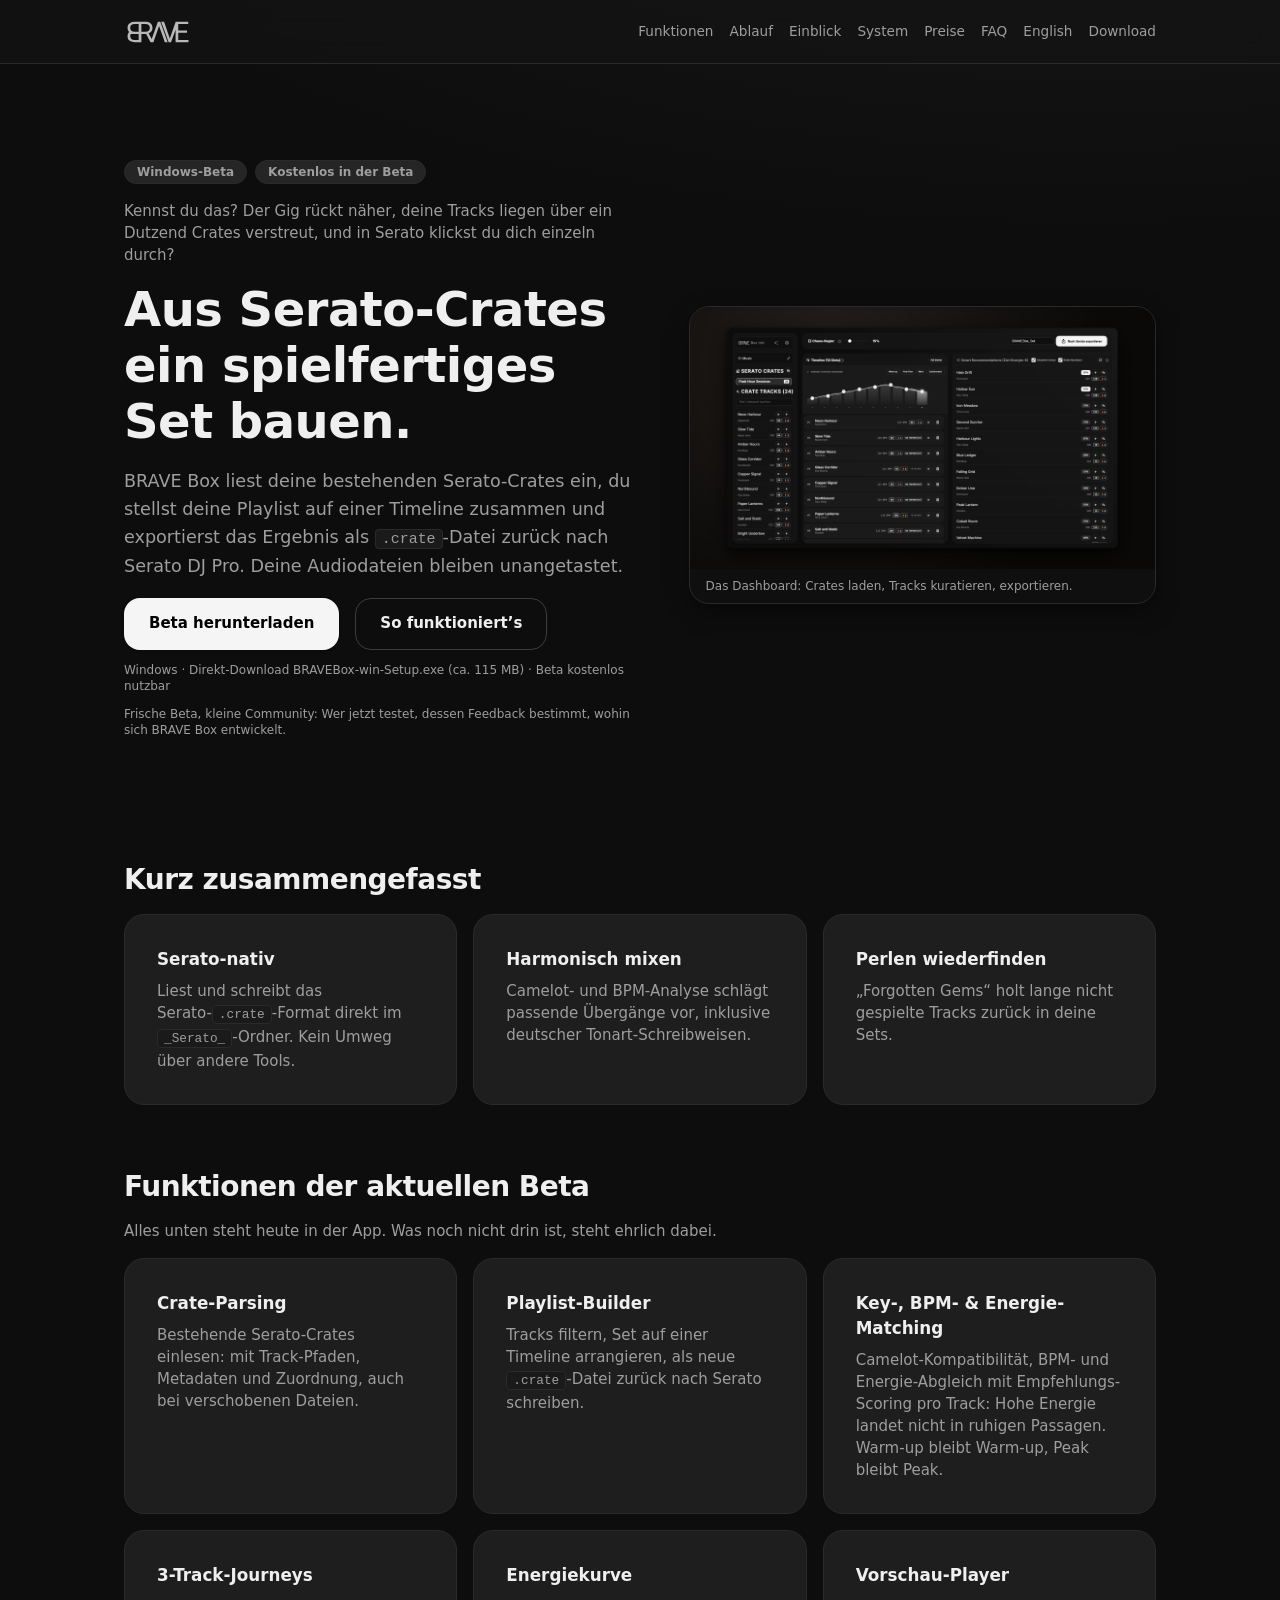
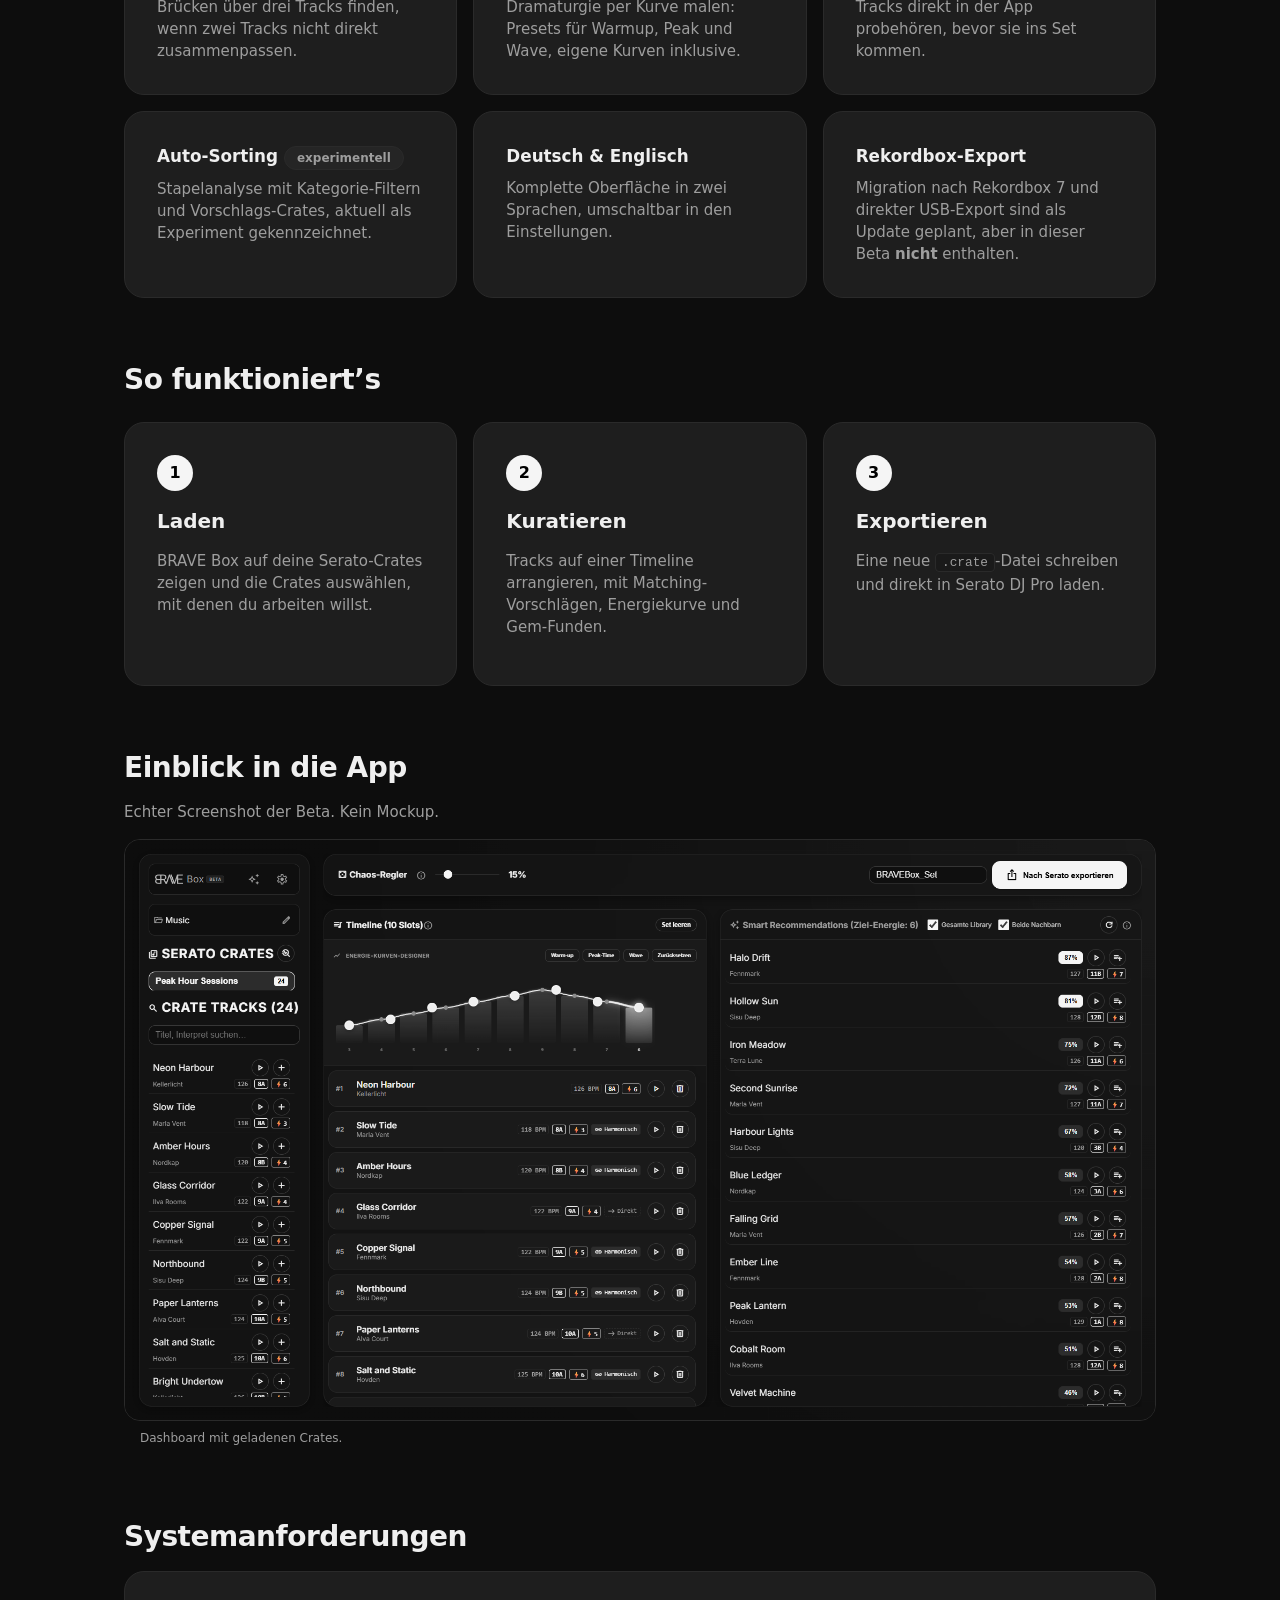
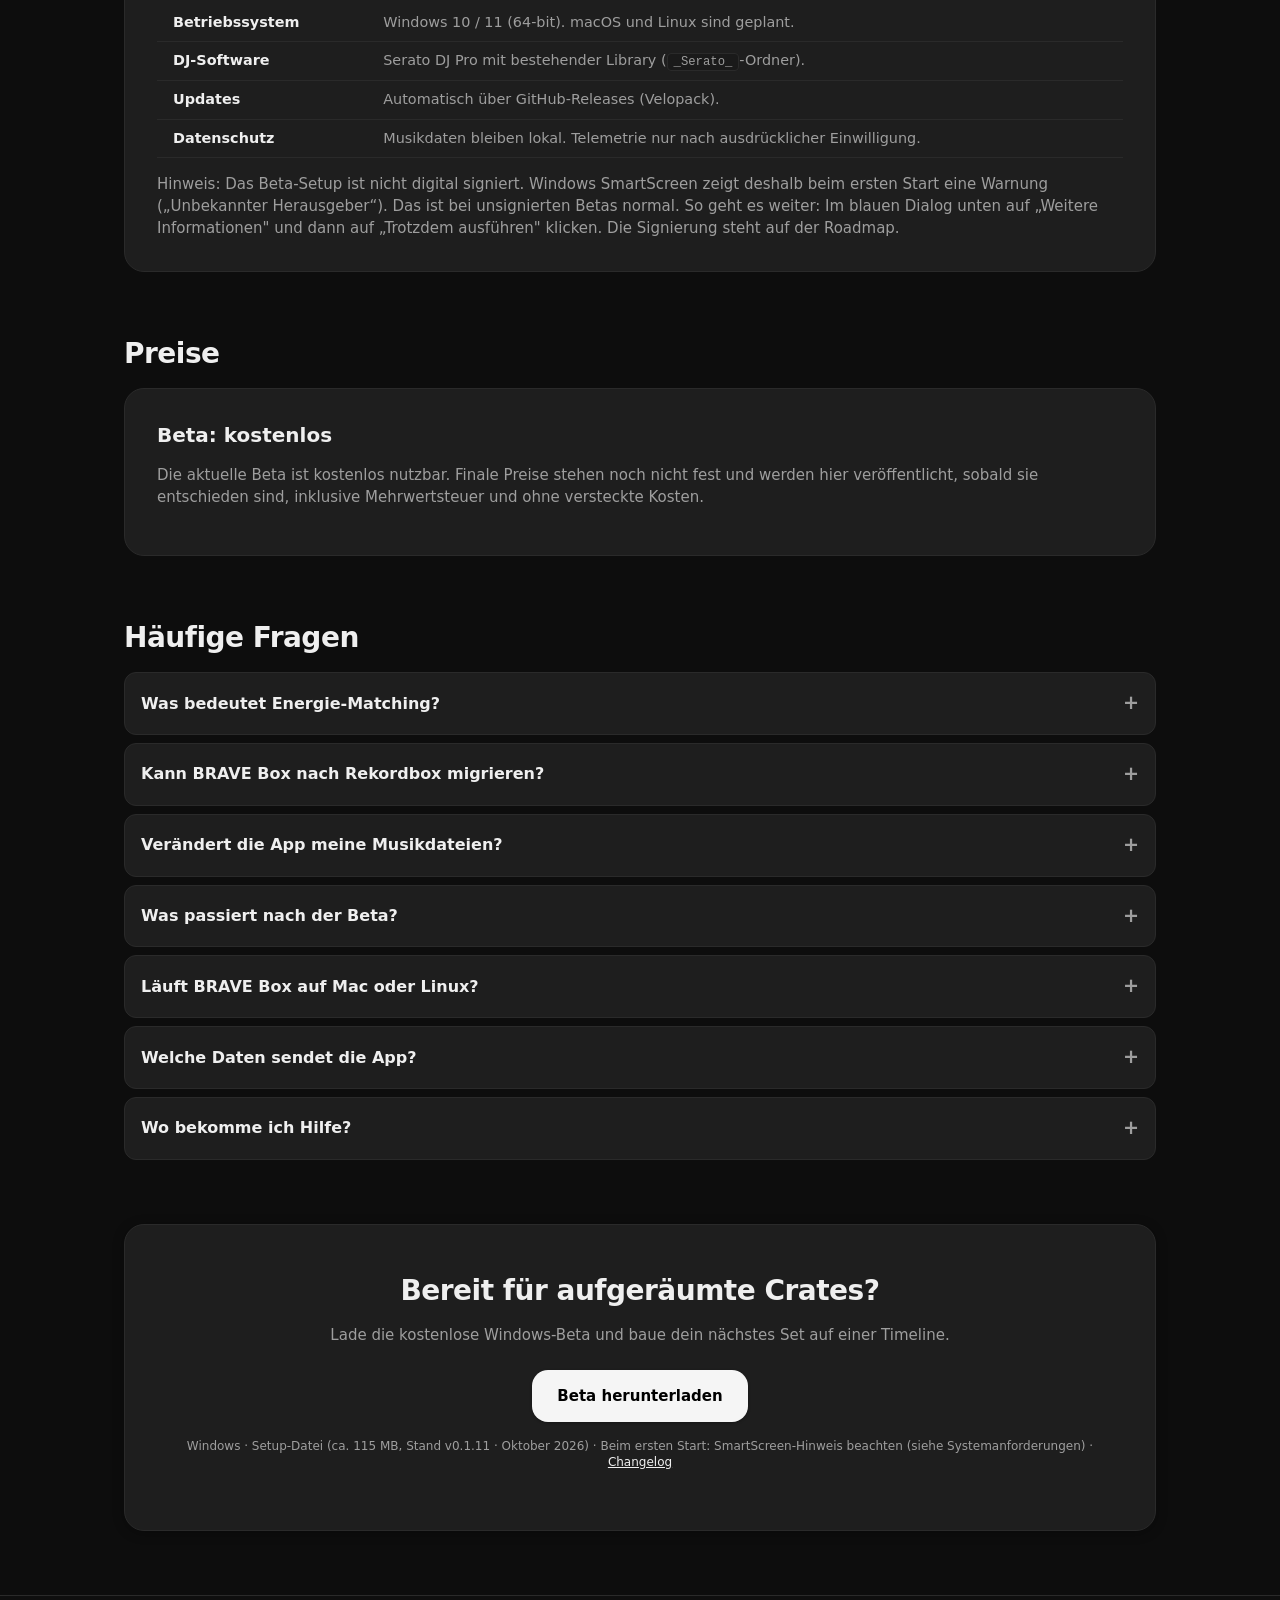
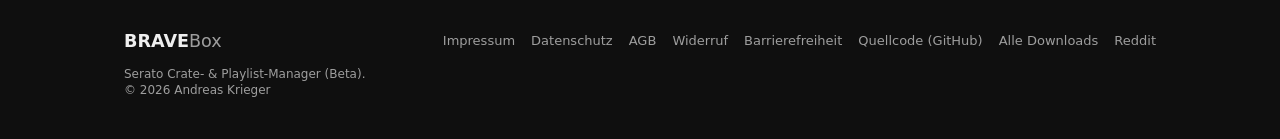
<file: index.html>
<!DOCTYPE html>
<html lang="de">
<head>
  <meta charset="utf-8">
  <meta name="viewport" content="width=device-width, initial-scale=1">
  <title>BRAVE Box — Serato-Crates einlesen, Set bauen, .crate exportieren (Beta)</title>
  <meta name="description" content="BRAVE Box ist ein Desktop-Tool für Serato DJ Pro: Crates einlesen, Playlist auf einer Timeline zusammenstellen und als .crate-Datei zurück nach Serato exportieren. Windows-Beta, kostenlos.">
  <meta http-equiv="Content-Security-Policy" content="default-src 'self'; img-src 'self'; style-src 'self'; script-src 'self'">
  <meta property="og:title" content="BRAVE Box — Serato Crate- &amp; Playlist-Manager (Beta)">
  <meta property="og:description" content="Serato-Crates laden, Set auf einer Timeline bauen, eine .crate-Datei zurück nach Serato exportieren. Windows-Beta, kostenlos.">
  <meta property="og:type" content="website">
  <meta property="og:image" content="https://andreaskrieger.github.io/bravebox-website/assets/screenshots/00-hero.png">
  <meta name="twitter:card" content="summary_large_image">
  <link rel="alternate" hreflang="en" href="./en/index.html">
  <link rel="canonical" href="https://andreaskrieger.github.io/bravebox-website/">
  <link rel="icon" type="image/png" sizes="32x32" href="./assets/favicon-32.png">
  <link rel="icon" type="image/x-icon" href="./assets/favicon.ico">
  <link rel="apple-touch-icon" href="./assets/favicon-180.png">
  <link rel="stylesheet" href="./styles.css">
</head>
<body class="app-surface">
<header class="top-app-bar">
  <div class="top-app-bar-inner">
    <a class="brand" href="./index.html" aria-label="BRAVE Box Startseite">
      <img src="./assets/logo.svg" alt="BRAVE Box Logo" width="120" height="46">
    </a>
    <button class="nav-toggle" aria-expanded="false" aria-label="Navigation öffnen">Menü</button>
    <nav class="nav-links" aria-label="Hauptnavigation">
      <a href="#features">Funktionen</a>
      <a href="#ablauf">Ablauf</a>
      <a href="#screenshots">Einblick</a>
      <a href="#system">System</a>
      <a href="#preise">Preise</a>
      <a href="#faq">FAQ</a>
      <a href="./en/index.html">English</a>
      <a href="https://github.com/AndreasKrieger/BraveBox-Releases/releases/latest/download/BRAVEBox-win-Setup.exe">Download</a>
    </nav>
  </div>
</header>

<main class="page">
  <section class="hero" aria-labelledby="hero-title">
    <div>
      <div class="chip-row">
        <span class="m3-chip">Windows-Beta</span>
        <span class="m3-chip">Kostenlos in der Beta</span>
      </div>
      <p class="text-body">Kennst du das? Der Gig rückt näher, deine Tracks liegen über ein Dutzend Crates verstreut, und in Serato klickst du dich einzeln durch?</p>
      <h1 class="text-display" id="hero-title">Aus Serato-Crates ein spielfertiges Set bauen.</h1>
      <p class="lead">BRAVE Box liest deine bestehenden Serato-Crates ein, du stellst deine Playlist auf einer Timeline zusammen und exportierst das Ergebnis als <code>.crate</code>-Datei zurück nach Serato DJ Pro. Deine Audiodateien bleiben unangetastet.</p>
      <div class="button-row">
        <a class="m3-button filled" href="https://github.com/AndreasKrieger/BraveBox-Releases/releases/latest/download/BRAVEBox-win-Setup.exe">Beta herunterladen</a>
        <a class="m3-button outlined" href="#ablauf">So funktioniert’s</a>
      </div>
      <p class="text-caption">Windows · Direkt-Download BRAVEBox-win-Setup.exe (ca. 115 MB) · Beta kostenlos nutzbar</p>
      <p class="text-caption">Frische Beta, kleine Community: Wer jetzt testet, dessen Feedback bestimmt, wohin sich BRAVE Box entwickelt.</p>
    </div>
    <figure class="hero-shot figure-plain">
      <img src="./assets/screenshots/00-hero.png" alt="BRAVE Box Dashboard: Serato-Crates laden und Playlist zusammenstellen" width="1280" height="720">
      <figcaption class="shot-caption">Das Dashboard: Crates laden, Tracks kuratieren, exportieren.</figcaption>
    </figure>
  </section>

  <section aria-labelledby="fakten-title">
    <h2 class="text-headline" id="fakten-title">Kurz zusammengefasst</h2>
    <div class="card-grid mt-md">
      <div class="m3-card"><h3>Serato-nativ</h3><p class="text-body">Liest und schreibt das Serato-<code>.crate</code>-Format direkt im <code>_Serato_</code>-Ordner. Kein Umweg über andere Tools.</p></div>
      <div class="m3-card"><h3>Harmonisch mixen</h3><p class="text-body">Camelot- und BPM-Analyse schlägt passende Übergänge vor, inklusive deutscher Tonart-Schreibweisen.</p></div>
      <div class="m3-card"><h3>Perlen wiederfinden</h3><p class="text-body">„Forgotten Gems“ holt lange nicht gespielte Tracks zurück in deine Sets.</p></div>
    </div>
  </section>

  <section id="features" aria-labelledby="features-title">
    <h2 class="text-headline" id="features-title">Funktionen der aktuellen Beta</h2>
    <p class="text-body">Alles unten steht heute in der App. Was noch nicht drin ist, steht ehrlich dabei.</p>
    <div class="card-grid mt-md">
      <div class="m3-card"><h3>Crate-Parsing</h3><p class="text-body">Bestehende Serato-Crates einlesen: mit Track-Pfaden, Metadaten und Zuordnung, auch bei verschobenen Dateien.</p></div>
      <div class="m3-card"><h3>Playlist-Builder</h3><p class="text-body">Tracks filtern, Set auf einer Timeline arrangieren, als neue <code>.crate</code>-Datei zurück nach Serato schreiben.</p></div>
      <div class="m3-card"><h3>Key-, BPM- &amp; Energie-Matching</h3><p class="text-body">Camelot-Kompatibilität, BPM- und Energie-Abgleich mit Empfehlungs-Scoring pro Track: Hohe Energie landet nicht in ruhigen Passagen. Warm-up bleibt Warm-up, Peak bleibt Peak.</p></div>
      <div class="m3-card"><h3>3-Track-Journeys</h3><p class="text-body">Brücken über drei Tracks finden, wenn zwei Tracks nicht direkt zusammenpassen.</p></div>
      <div class="m3-card"><h3>Energiekurve</h3><p class="text-body">Dramaturgie per Kurve malen: Presets für Warmup, Peak und Wave, eigene Kurven inklusive.</p></div>
      <div class="m3-card"><h3>Vorschau-Player</h3><p class="text-body">Tracks direkt in der App probehören, bevor sie ins Set kommen.</p></div>
      <div class="m3-card"><h3>Auto-Sorting <span class="m3-chip">experimentell</span></h3><p class="text-body">Stapelanalyse mit Kategorie-Filtern und Vorschlags-Crates, aktuell als Experiment gekennzeichnet.</p></div>
      <div class="m3-card"><h3>Deutsch &amp; Englisch</h3><p class="text-body">Komplette Oberfläche in zwei Sprachen, umschaltbar in den Einstellungen.</p></div>
      <div class="m3-card"><h3>Rekordbox-Export</h3><p class="text-body">Migration nach Rekordbox 7 und direkter USB-Export sind als Update geplant, aber in dieser Beta <strong>nicht</strong> enthalten.</p></div>
    </div>
  </section>

  <section id="ablauf" aria-labelledby="ablauf-title">
    <h2 class="text-headline" id="ablauf-title">So funktioniert’s</h2>
    <ol class="steps">
      <li><span class="step-no">1</span><h3 class="text-title">Laden</h3><p class="text-body">BRAVE Box auf deine Serato-Crates zeigen und die Crates auswählen, mit denen du arbeiten willst.</p></li>
      <li><span class="step-no">2</span><h3 class="text-title">Kuratieren</h3><p class="text-body">Tracks auf einer Timeline arrangieren, mit Matching-Vorschlägen, Energiekurve und Gem-Funden.</p></li>
      <li><span class="step-no">3</span><h3 class="text-title">Exportieren</h3><p class="text-body">Eine neue <code>.crate</code>-Datei schreiben und direkt in Serato DJ Pro laden.</p></li>
    </ol>
  </section>

  <section id="screenshots" aria-labelledby="screenshots-title">
    <h2 class="text-headline" id="screenshots-title">Einblick in die App</h2>
    <p class="text-body">Echter Screenshot der Beta. Kein Mockup.</p>
    <div class="gallery mt-md">
      <figure>
        <img src="./assets/screenshots/01-dashboard.png" alt="BRAVE Box Dashboard mit geladenen Serato-Crates" loading="lazy">
        <figcaption class="shot-caption">Dashboard mit geladenen Crates.</figcaption>
      </figure>
    </div>
  </section>

  <section id="system" aria-labelledby="system-title">
    <h2 class="text-headline" id="system-title">Systemanforderungen</h2>
    <div class="m3-card mt-md">
      <table class="fact-table">
        <tr><th>Betriebssystem</th><td>Windows 10 / 11 (64-bit). macOS und Linux sind geplant.</td></tr>
        <tr><th>DJ-Software</th><td>Serato DJ Pro mit bestehender Library (<code>_Serato_</code>-Ordner).</td></tr>
        <tr><th>Updates</th><td>Automatisch über GitHub-Releases (Velopack).</td></tr>
        <tr><th>Datenschutz</th><td>Musikdaten bleiben lokal. Telemetrie nur nach ausdrücklicher Einwilligung.</td></tr>
      </table>
      <p class="text-body mb-0">Hinweis: Das Beta-Setup ist nicht digital signiert. Windows SmartScreen zeigt deshalb beim ersten Start eine Warnung („Unbekannter Herausgeber“). Das ist bei unsignierten Betas normal. So geht es weiter: Im blauen Dialog unten auf „Weitere Informationen" und dann auf „Trotzdem ausführen" klicken. Die Signierung steht auf der Roadmap.</p>
    </div>
  </section>

  <section id="preise" aria-labelledby="preise-title">
    <h2 class="text-headline" id="preise-title">Preise</h2>
    <div class="m3-card mt-md">
      <h3 class="text-title">Beta: kostenlos</h3>
      <p class="text-body">Die aktuelle Beta ist kostenlos nutzbar. Finale Preise stehen noch nicht fest und werden hier veröffentlicht, sobald sie entschieden sind, inklusive Mehrwertsteuer und ohne versteckte Kosten.</p>
    </div>
  </section>

  <section id="faq" class="faq" aria-labelledby="faq-title">
    <h2 class="text-headline" id="faq-title">Häufige Fragen</h2>
    <div class="mt-md">
      <details><summary>Was bedeutet Energie-Matching?</summary><div class="answer"><p>BRAVE Box bewertet die Energie jedes Tracks. Empfehlungen bevorzugen Tracks, deren Energie zum bisherigen Set-Verlauf passt, gesteuert über deine Energiekurve. So rutscht kein Peak in den Warm-up und kein Ausklang in den Höhepunkt.</p></div></details>
      <details><summary>Kann BRAVE Box nach Rekordbox migrieren?</summary><div class="answer"><p>Noch nicht. Rekordbox-7-Migration und direkter USB-Export für CDJ/XDJ sind als Update geplant, aber ohne Termin. Die Beta verarbeitet ausschließlich Serato-Crates.</p></div></details>
      <details><summary>Verändert die App meine Musikdateien?</summary><div class="answer"><p>Nein. BRAVE Box liest Crate-Dateien und Metadaten und schreibt neue <code>.crate</code>-Dateien. Audiodateien werden nicht verändert. Trotzdem gilt wie immer vor einem Gig: Backup deiner Library machen.</p></div></details>
      <details><summary>Was passiert nach der Beta?</summary><div class="answer"><p>Die Beta ist kostenlos. Finale Preise sind noch nicht entschieden. Updates kommen automatisch über GitHub-Releases.</p></div></details>
      <details><summary>Läuft BRAVE Box auf Mac oder Linux?</summary><div class="answer"><p>Aktuell nur Windows 10/11. macOS- und Linux-Support sind geplant.</p></div></details>
      <details><summary>Welche Daten sendet die App?</summary><div class="answer"><p>Standardmäßig keine. Nutzungs- und Fehlerdaten (Telemetrie) werden nur nach deiner ausdrücklichen Einwilligung beim ersten Start übertragen und lassen sich jederzeit in den Einstellungen widerrufen. Details stehen in der <a href="./datenschutz.html">Datenschutzerklärung</a>.</p></div></details>
      <details><summary>Wo bekomme ich Hilfe?</summary><div class="answer"><p>Per E-Mail an <a href="mailto:andreaskrieger.software@gmail.com">andreaskrieger.software@gmail.com</a>, über <a href="https://github.com/AndreasKrieger/DJBox/issues">GitHub-Issues</a> oder in der Community auf <a href="https://www.reddit.com/r/BRAVEBOX/">r/BRAVEBOX</a>. Bitte OS, BRAVE-Box-Version und Serato-Version angeben.</p></div></details>
    </div>
  </section>

  <section aria-labelledby="dl-title">
    <div class="m3-card elevated dl-box">
      <h2 class="text-headline" id="dl-title">Bereit für aufgeräumte Crates?</h2>
      <p class="text-body">Lade die kostenlose Windows-Beta und baue dein nächstes Set auf einer Timeline.</p>
      <div class="button-row">
        <a class="m3-button filled" href="https://github.com/AndreasKrieger/BraveBox-Releases/releases/latest/download/BRAVEBox-win-Setup.exe">Beta herunterladen</a>
      </div>
      <p class="text-caption">Windows · Setup-Datei (ca. 115 MB, Stand v0.1.11 · Oktober 2026) · Beim ersten Start: SmartScreen-Hinweis beachten (siehe Systemanforderungen) · <a href="https://github.com/AndreasKrieger/BraveBox-Releases/releases/latest">Changelog</a></p>
    </div>
  </section>
</main>

<footer>
  <div class="footer-inner">
    <div>
      <span class="brand-wordmark">BRAVE<span class="box">Box</span></span>
      <p class="text-caption">Serato Crate- &amp; Playlist-Manager (Beta).<br>© <span data-year>2026</span> Andreas Krieger</p>
    </div>
    <ul class="footer-links">
      <li><a href="./impressum.html">Impressum</a></li>
      <li><a href="./datenschutz.html">Datenschutz</a></li>
      <li><a href="./agb.html">AGB</a></li>
      <li><a href="./widerruf.html">Widerruf</a></li>
      <li><a href="./barrierefreiheit.html">Barrierefreiheit</a></li>
      <li><a href="https://github.com/AndreasKrieger/DJBox">Quellcode (GitHub)</a></li>
      <li><a href="https://github.com/AndreasKrieger/BraveBox-Releases/releases/latest">Alle Downloads</a></li>
      <li><a href="https://www.reddit.com/r/BRAVEBOX/">Reddit</a></li>
    </ul>
  </div>
</footer>
<script src="./app.js"></script>
</body>
</html>
</file>
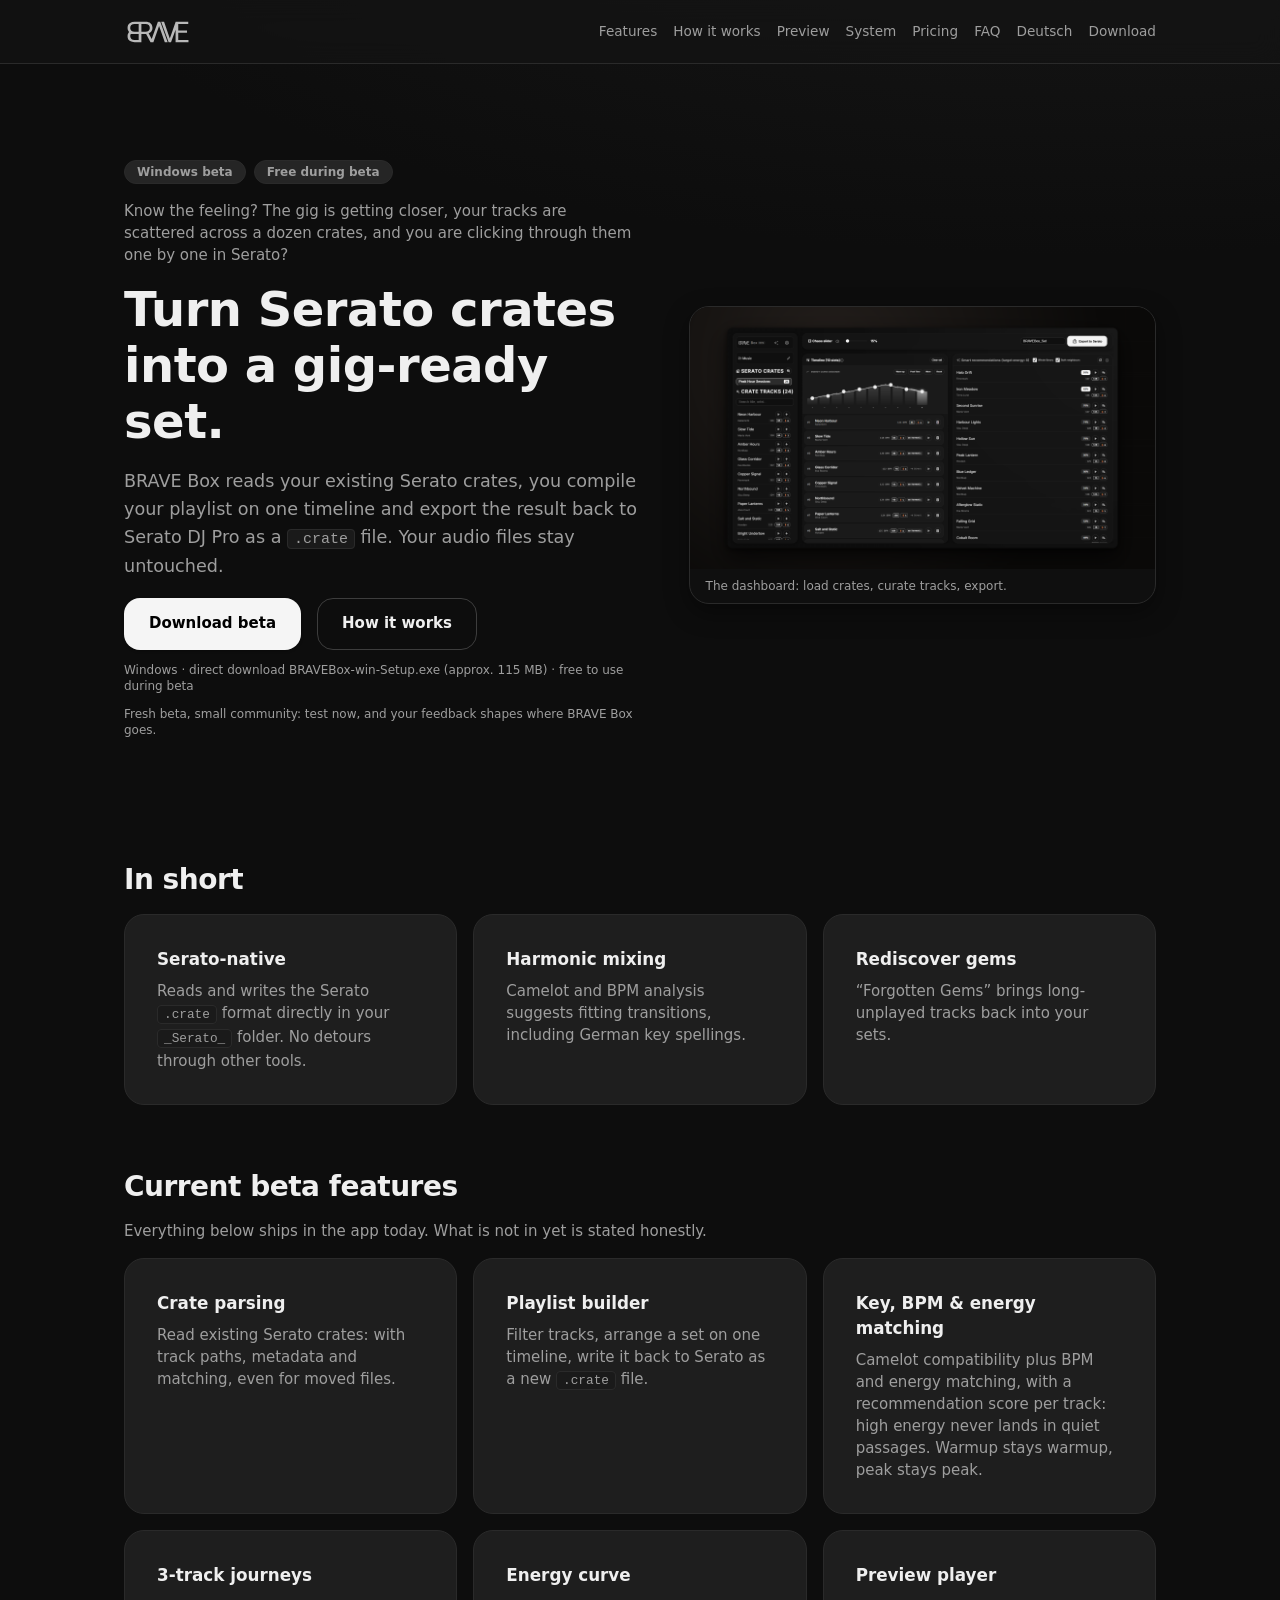
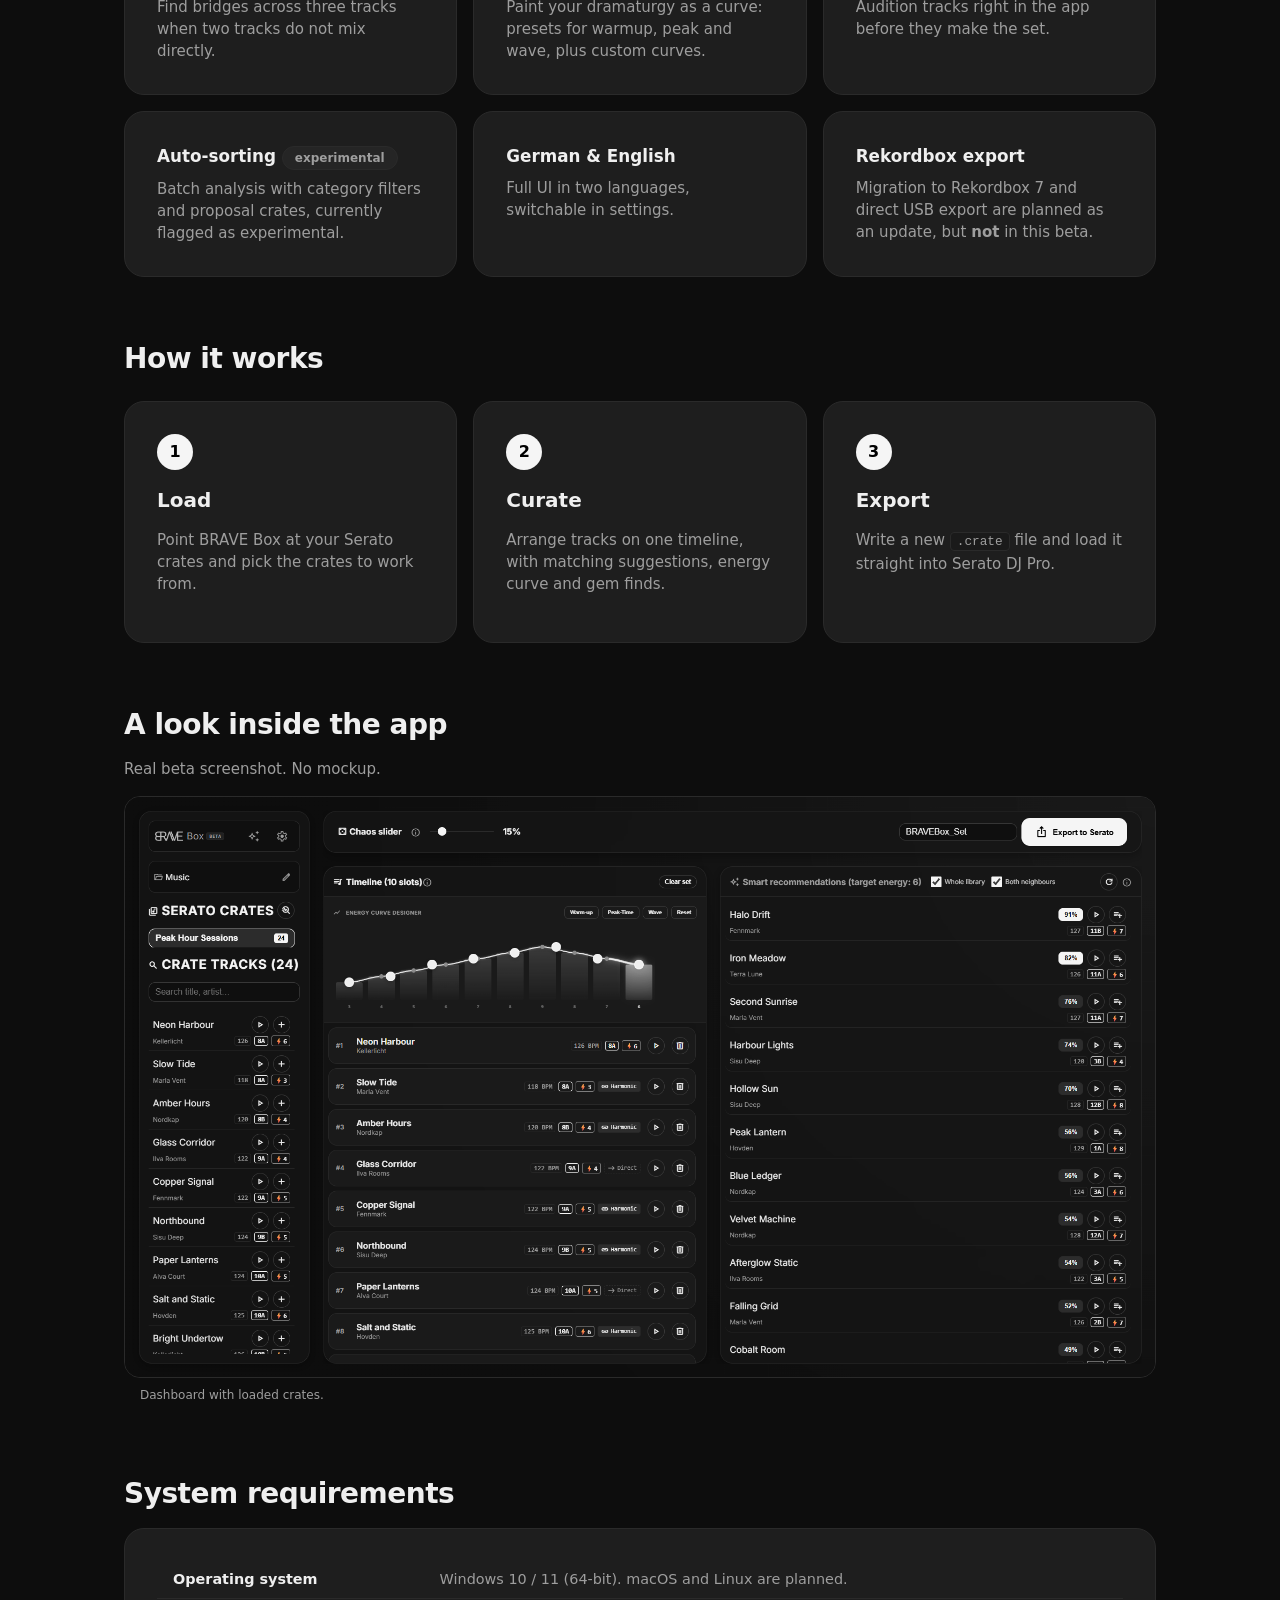
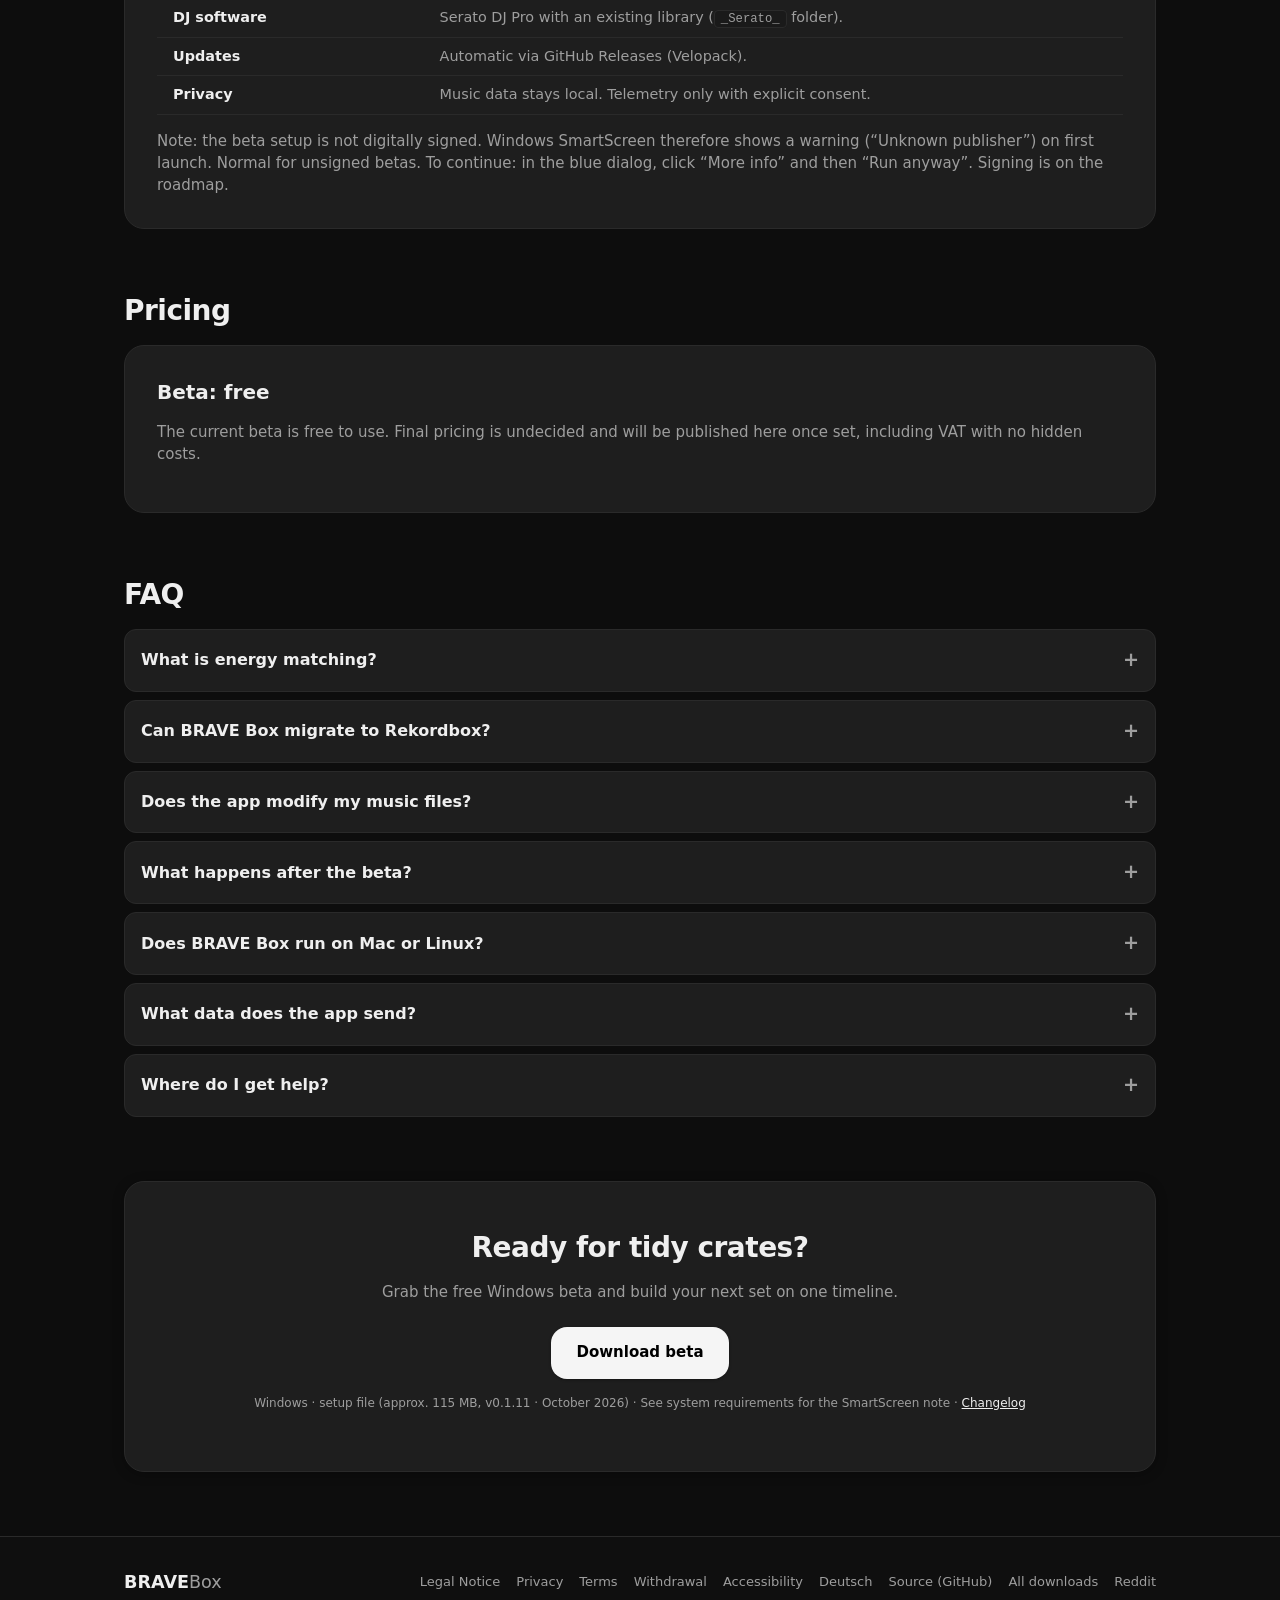
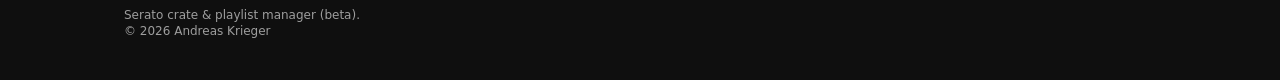
<file: en/index.html>
<!DOCTYPE html>
<html lang="en">
<head>
  <meta charset="utf-8">
  <meta name="viewport" content="width=device-width, initial-scale=1">
  <title>BRAVE Box — Read Serato crates, build a set, export .crate (Beta)</title>
  <meta name="description" content="BRAVE Box is a desktop tool for Serato DJ Pro: read your crates, compile a playlist on one timeline and export it back to Serato as a .crate file. Windows beta, free.">
  <meta http-equiv="Content-Security-Policy" content="default-src 'self'; img-src 'self'; style-src 'self'; script-src 'self'">
  <meta property="og:title" content="BRAVE Box — Serato crate &amp; playlist manager (beta)">
  <meta property="og:description" content="Load Serato crates, build a set on one timeline, export one .crate file back to Serato. Windows beta, free.">
  <meta property="og:type" content="website">
  <meta property="og:image" content="https://andreaskrieger.github.io/bravebox-website/assets/screenshots/en-00-hero.png">
  <meta name="twitter:card" content="summary_large_image">
  <link rel="alternate" hreflang="de" href="../index.html">
  <link rel="canonical" href="https://andreaskrieger.github.io/bravebox-website/en/">
  <link rel="icon" type="image/png" sizes="32x32" href="../assets/favicon-32.png">
  <link rel="icon" type="image/x-icon" href="../assets/favicon.ico">
  <link rel="apple-touch-icon" href="../assets/favicon-180.png">
  <link rel="stylesheet" href="../styles.css">
</head>
<body class="app-surface">
<header class="top-app-bar">
  <div class="top-app-bar-inner">
    <a class="brand" href="./index.html" aria-label="BRAVE Box home">
      <img src="../assets/logo.svg" alt="BRAVE Box logo" width="120" height="46">
    </a>
    <button class="nav-toggle" aria-expanded="false" aria-label="Open navigation">Menu</button>
    <nav class="nav-links" aria-label="Main navigation">
      <a href="#features">Features</a>
      <a href="#how">How it works</a>
      <a href="#screenshots">Preview</a>
      <a href="#system">System</a>
      <a href="#pricing">Pricing</a>
      <a href="#faq">FAQ</a>
      <a href="../index.html">Deutsch</a>
      <a href="https://github.com/AndreasKrieger/BraveBox-Releases/releases/latest/download/BRAVEBox-win-Setup.exe">Download</a>
    </nav>
  </div>
</header>

<main class="page">
  <section class="hero" aria-labelledby="hero-title">
    <div>
      <div class="chip-row">
        <span class="m3-chip">Windows beta</span>
        <span class="m3-chip">Free during beta</span>
      </div>
      <p class="text-body">Know the feeling? The gig is getting closer, your tracks are scattered across a dozen crates, and you are clicking through them one by one in Serato?</p>
      <h1 class="text-display" id="hero-title">Turn Serato crates into a gig-ready set.</h1>
      <p class="lead">BRAVE Box reads your existing Serato crates, you compile your playlist on one timeline and export the result back to Serato DJ Pro as a <code>.crate</code> file. Your audio files stay untouched.</p>
      <div class="button-row">
        <a class="m3-button filled" href="https://github.com/AndreasKrieger/BraveBox-Releases/releases/latest/download/BRAVEBox-win-Setup.exe">Download beta</a>
        <a class="m3-button outlined" href="#how">How it works</a>
      </div>
      <p class="text-caption">Windows · direct download BRAVEBox-win-Setup.exe (approx. 115 MB) · free to use during beta</p>
      <p class="text-caption">Fresh beta, small community: test now, and your feedback shapes where BRAVE Box goes.</p>
    </div>
    <figure class="hero-shot figure-plain">
      <img src="../assets/screenshots/en-00-hero.png" alt="BRAVE Box dashboard: load Serato crates and compile a playlist" width="1280" height="720">
      <figcaption class="shot-caption">The dashboard: load crates, curate tracks, export.</figcaption>
    </figure>
  </section>

  <section aria-labelledby="facts-title">
    <h2 class="text-headline" id="facts-title">In short</h2>
    <div class="card-grid mt-md">
      <div class="m3-card"><h3>Serato-native</h3><p class="text-body">Reads and writes the Serato <code>.crate</code> format directly in your <code>_Serato_</code> folder. No detours through other tools.</p></div>
      <div class="m3-card"><h3>Harmonic mixing</h3><p class="text-body">Camelot and BPM analysis suggests fitting transitions, including German key spellings.</p></div>
      <div class="m3-card"><h3>Rediscover gems</h3><p class="text-body">“Forgotten Gems” brings long-unplayed tracks back into your sets.</p></div>
    </div>
  </section>

  <section id="features" aria-labelledby="features-title">
    <h2 class="text-headline" id="features-title">Current beta features</h2>
    <p class="text-body">Everything below ships in the app today. What is not in yet is stated honestly.</p>
    <div class="card-grid mt-md">
      <div class="m3-card"><h3>Crate parsing</h3><p class="text-body">Read existing Serato crates: with track paths, metadata and matching, even for moved files.</p></div>
      <div class="m3-card"><h3>Playlist builder</h3><p class="text-body">Filter tracks, arrange a set on one timeline, write it back to Serato as a new <code>.crate</code> file.</p></div>
      <div class="m3-card"><h3>Key, BPM &amp; energy matching</h3><p class="text-body">Camelot compatibility plus BPM and energy matching, with a recommendation score per track: high energy never lands in quiet passages. Warmup stays warmup, peak stays peak.</p></div>
      <div class="m3-card"><h3>3-track journeys</h3><p class="text-body">Find bridges across three tracks when two tracks do not mix directly.</p></div>
      <div class="m3-card"><h3>Energy curve</h3><p class="text-body">Paint your dramaturgy as a curve: presets for warmup, peak and wave, plus custom curves.</p></div>
      <div class="m3-card"><h3>Preview player</h3><p class="text-body">Audition tracks right in the app before they make the set.</p></div>
      <div class="m3-card"><h3>Auto-sorting <span class="m3-chip">experimental</span></h3><p class="text-body">Batch analysis with category filters and proposal crates, currently flagged as experimental.</p></div>
      <div class="m3-card"><h3>German &amp; English</h3><p class="text-body">Full UI in two languages, switchable in settings.</p></div>
      <div class="m3-card"><h3>Rekordbox export</h3><p class="text-body">Migration to Rekordbox 7 and direct USB export are planned as an update, but <strong>not</strong> in this beta.</p></div>
    </div>
  </section>

  <section id="how" aria-labelledby="how-title">
    <h2 class="text-headline" id="how-title">How it works</h2>
    <ol class="steps">
      <li><span class="step-no">1</span><h3 class="text-title">Load</h3><p class="text-body">Point BRAVE Box at your Serato crates and pick the crates to work from.</p></li>
      <li><span class="step-no">2</span><h3 class="text-title">Curate</h3><p class="text-body">Arrange tracks on one timeline, with matching suggestions, energy curve and gem finds.</p></li>
      <li><span class="step-no">3</span><h3 class="text-title">Export</h3><p class="text-body">Write a new <code>.crate</code> file and load it straight into Serato DJ Pro.</p></li>
    </ol>
  </section>

  <section id="screenshots" aria-labelledby="screenshots-title">
    <h2 class="text-headline" id="screenshots-title">A look inside the app</h2>
    <p class="text-body">Real beta screenshot. No mockup.</p>
    <div class="gallery mt-md">
      <figure>
        <img src="../assets/screenshots/en-01-dashboard.png" alt="BRAVE Box dashboard with loaded Serato crates" loading="lazy">
        <figcaption class="shot-caption">Dashboard with loaded crates.</figcaption>
      </figure>
    </div>
  </section>

  <section id="system" aria-labelledby="system-title">
    <h2 class="text-headline" id="system-title">System requirements</h2>
    <div class="m3-card mt-md">
      <table class="fact-table">
        <tr><th>Operating system</th><td>Windows 10 / 11 (64-bit). macOS and Linux are planned.</td></tr>
        <tr><th>DJ software</th><td>Serato DJ Pro with an existing library (<code>_Serato_</code> folder).</td></tr>
        <tr><th>Updates</th><td>Automatic via GitHub Releases (Velopack).</td></tr>
        <tr><th>Privacy</th><td>Music data stays local. Telemetry only with explicit consent.</td></tr>
      </table>
      <p class="text-body mb-0">Note: the beta setup is not digitally signed. Windows SmartScreen therefore shows a warning (“Unknown publisher”) on first launch. Normal for unsigned betas. To continue: in the blue dialog, click “More info” and then “Run anyway”. Signing is on the roadmap.</p>
    </div>
  </section>

  <section id="pricing" aria-labelledby="pricing-title">
    <h2 class="text-headline" id="pricing-title">Pricing</h2>
    <div class="m3-card mt-md">
      <h3 class="text-title">Beta: free</h3>
      <p class="text-body">The current beta is free to use. Final pricing is undecided and will be published here once set, including VAT with no hidden costs.</p>
    </div>
  </section>

  <section id="faq" class="faq" aria-labelledby="faq-title">
    <h2 class="text-headline" id="faq-title">FAQ</h2>
    <div class="mt-md">
      <details><summary>What is energy matching?</summary><div class="answer"><p>BRAVE Box rates the energy of every track. Recommendations favour tracks whose energy fits the set so far, steered by your energy curve. No peak slips into the warmup, no comedown into the climax.</p></div></details>
      <details><summary>Can BRAVE Box migrate to Rekordbox?</summary><div class="answer"><p>Not yet. Rekordbox 7 migration and direct USB export for CDJ/XDJ are planned as an update, with no date. The beta handles Serato crates only.</p></div></details>
      <details><summary>Does the app modify my music files?</summary><div class="answer"><p>No. BRAVE Box reads crate files and metadata and writes new <code>.crate</code> files. Audio files are never touched. Still: back up your library before a gig, as always.</p></div></details>
      <details><summary>What happens after the beta?</summary><div class="answer"><p>The beta is free. Final pricing is undecided. Updates arrive automatically via GitHub Releases.</p></div></details>
      <details><summary>Does BRAVE Box run on Mac or Linux?</summary><div class="answer"><p>Windows 10/11 only for now. macOS and Linux support is planned.</p></div></details>
      <details><summary>What data does the app send?</summary><div class="answer"><p>None by default. Usage and crash data (telemetry) is transmitted only after your explicit consent at first launch and can be revoked anytime in settings. See the <a href="./privacy.html">privacy policy</a>.</p></div></details>
      <details><summary>Where do I get help?</summary><div class="answer"><p>By email to <a href="mailto:andreaskrieger.software@gmail.com">andreaskrieger.software@gmail.com</a>, via <a href="https://github.com/AndreasKrieger/DJBox/issues">GitHub issues</a>, or in the community at <a href="https://www.reddit.com/r/BRAVEBOX/">r/BRAVEBOX</a>. Please include OS, BRAVE Box version and Serato version.</p></div></details>
    </div>
  </section>

  <section aria-labelledby="dl-title">
    <div class="m3-card elevated dl-box">
      <h2 class="text-headline" id="dl-title">Ready for tidy crates?</h2>
      <p class="text-body">Grab the free Windows beta and build your next set on one timeline.</p>
      <div class="button-row">
        <a class="m3-button filled" href="https://github.com/AndreasKrieger/BraveBox-Releases/releases/latest/download/BRAVEBox-win-Setup.exe">Download beta</a>
      </div>
      <p class="text-caption">Windows · setup file (approx. 115 MB, v0.1.11 · October 2026) · See system requirements for the SmartScreen note · <a href="https://github.com/AndreasKrieger/BraveBox-Releases/releases/latest">Changelog</a></p>
    </div>
  </section>
</main>

<footer>
  <div class="footer-inner">
    <div>
      <span class="brand-wordmark">BRAVE<span class="box">Box</span></span>
      <p class="text-caption">Serato crate &amp; playlist manager (beta).<br>© <span data-year>2026</span> Andreas Krieger</p>
    </div>
    <ul class="footer-links">
      <li><a href="./legal-notice.html">Legal Notice</a></li>
      <li><a href="./privacy.html">Privacy</a></li>
      <li><a href="./terms.html">Terms</a></li>
      <li><a href="./withdrawal.html">Withdrawal</a></li>
      <li><a href="./accessibility.html">Accessibility</a></li>
      <li><a href="../index.html">Deutsch</a></li>
      <li><a href="https://github.com/AndreasKrieger/DJBox">Source (GitHub)</a></li>
      <li><a href="https://github.com/AndreasKrieger/BraveBox-Releases/releases/latest">All downloads</a></li>
      <li><a href="https://www.reddit.com/r/BRAVEBOX/">Reddit</a></li>
    </ul>
  </div>
</footer>
<script src="../app.js"></script>
</body>
</html>
</file>
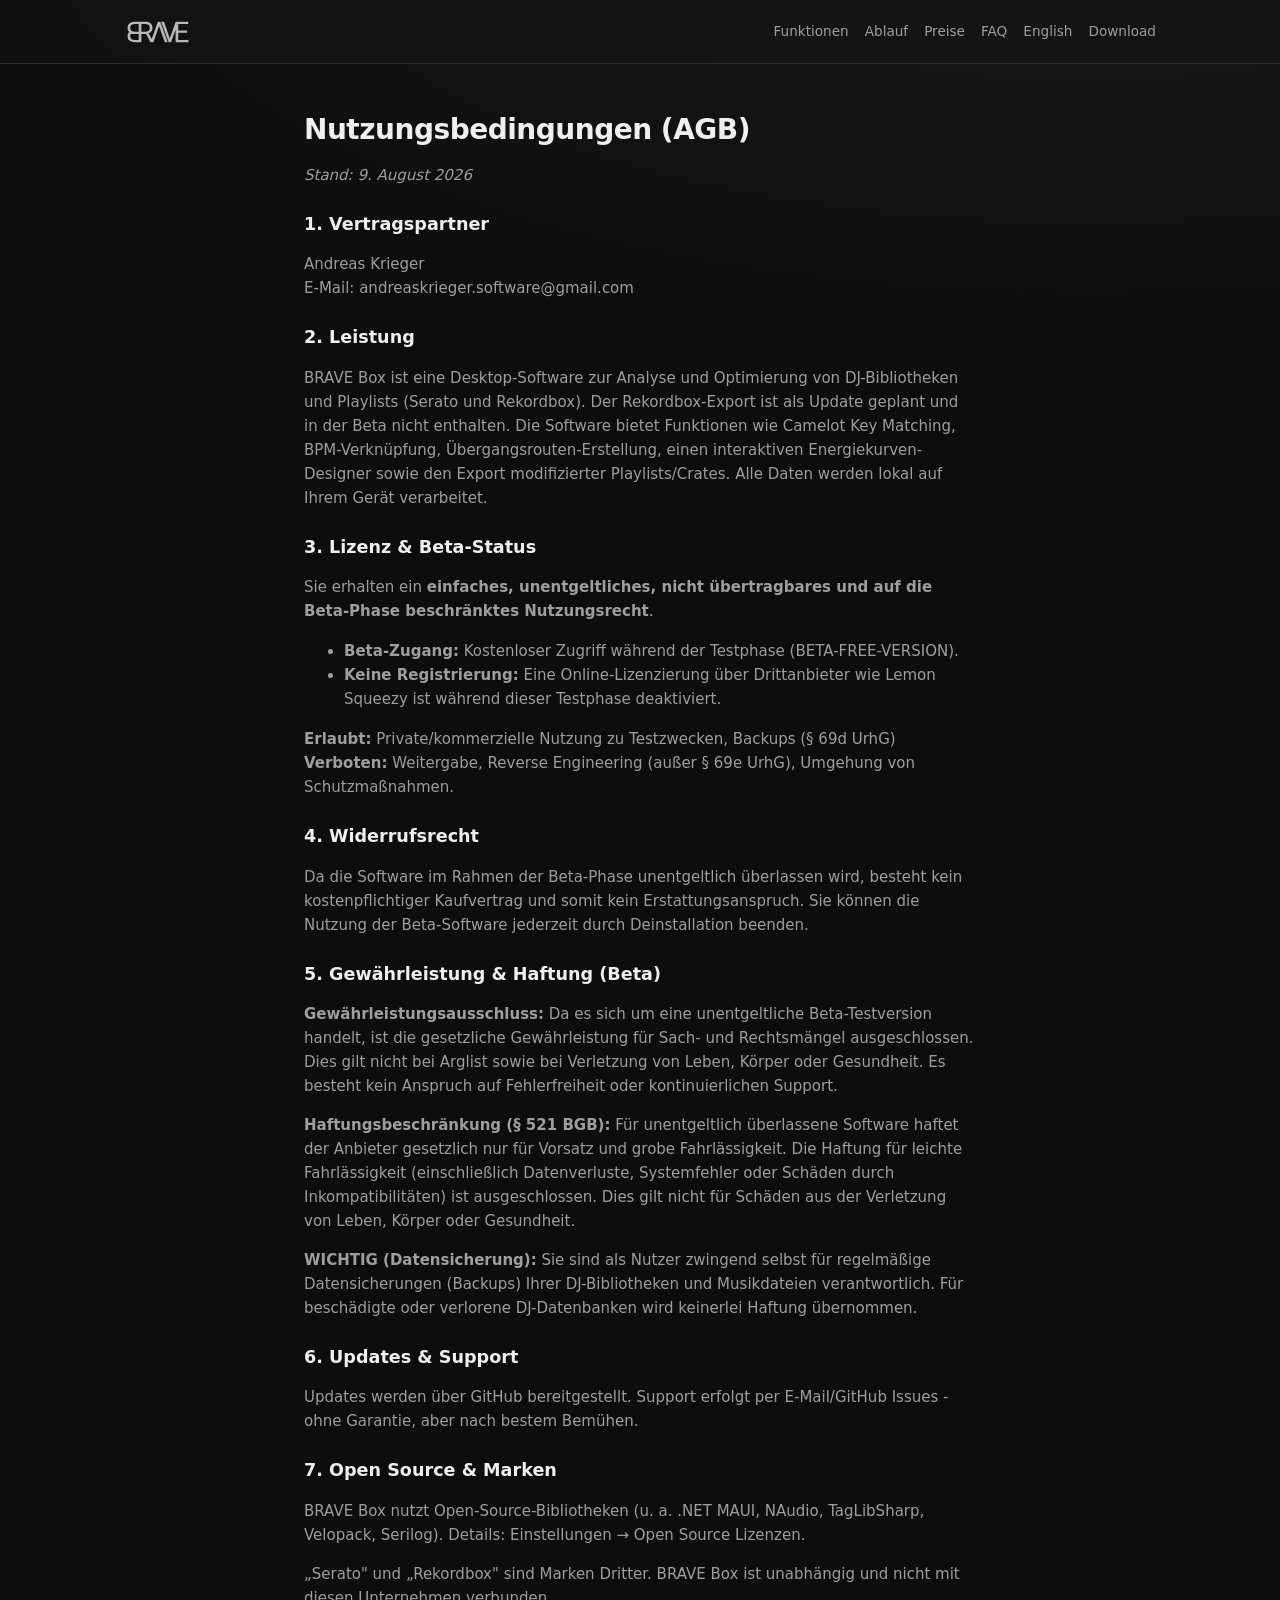
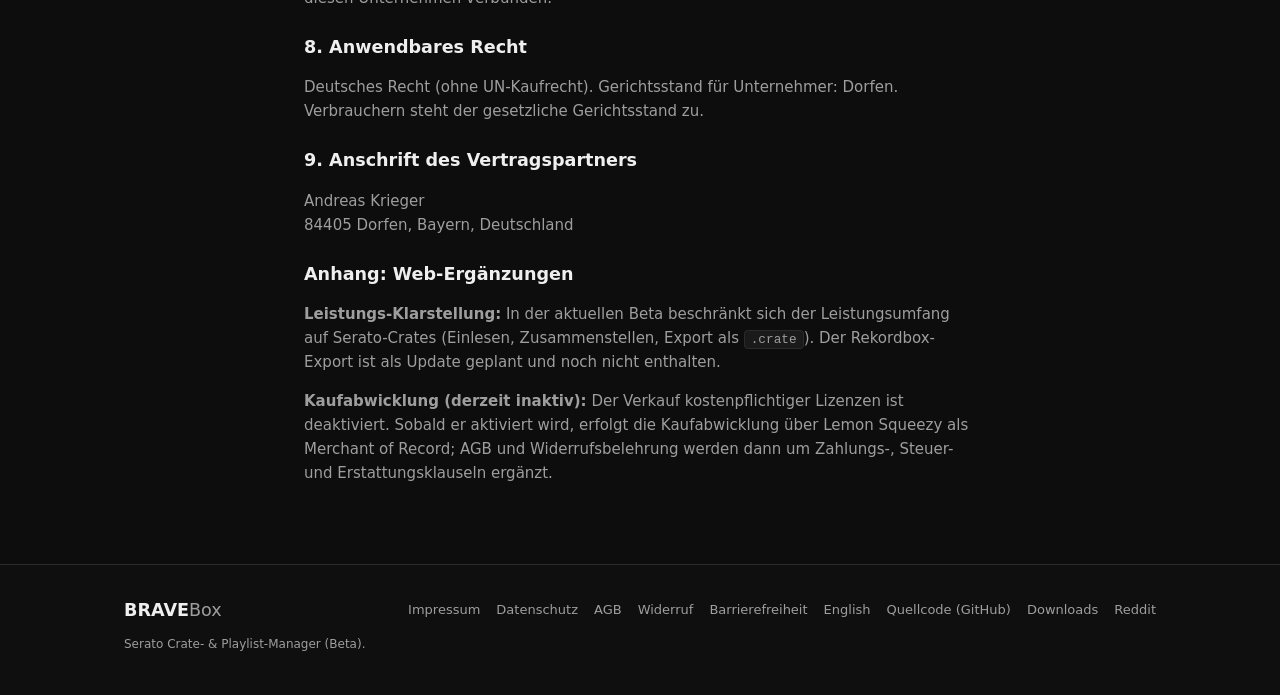
<file: agb.html>
<!DOCTYPE html>
<html lang="de">
<head>
  <meta charset="utf-8">
  <meta name="viewport" content="width=device-width, initial-scale=1">
  <title>Nutzungsbedingungen (AGB) — BRAVE Box</title>
  <meta name="description" content="Beta-Nutzungsbedingungen von BRAVE Box.">
  <meta http-equiv="Content-Security-Policy" content="default-src 'self'; img-src 'self'; style-src 'self'; script-src 'self'">
  <meta property="og:title" content="Nutzungsbedingungen (AGB) — BRAVE Box">
  <meta property="og:description" content="Beta-Nutzungsbedingungen von BRAVE Box.">
  <meta property="og:type" content="website">
  <meta property="og:image" content="https://andreaskrieger.github.io/bravebox-website/assets/screenshots/00-hero.png">
  <meta name="twitter:card" content="summary">
  <link rel="canonical" href="https://andreaskrieger.github.io/bravebox-website/agb.html">
  <link rel="alternate" hreflang="en" href="./en/terms.html">
  <link rel="icon" type="image/png" sizes="32x32" href="./assets/favicon-32.png">
  <link rel="icon" type="image/x-icon" href="./assets/favicon.ico">
  <link rel="apple-touch-icon" href="./assets/favicon-180.png">
  <link rel="stylesheet" href="./styles.css">
</head>
<body class="app-surface">
<header class="top-app-bar">
  <div class="top-app-bar-inner">
    <a class="brand" href="./index.html" aria-label="BRAVE Box Startseite">
      <img src="./assets/logo.svg" alt="BRAVE Box Logo" width="120" height="46">
    </a>
    <button class="nav-toggle" aria-expanded="false" aria-label="Navigation öffnen">Menü</button>
    <nav class="nav-links" aria-label="Hauptnavigation">
      <a href="./index.html#features">Funktionen</a>
      <a href="./index.html#ablauf">Ablauf</a>
      <a href="./index.html#preise">Preise</a>
      <a href="./index.html#faq">FAQ</a>
      <a href="./en/index.html">English</a>
      <a href="https://github.com/AndreasKrieger/BraveBox-Releases/releases/latest/download/BRAVEBox-win-Setup.exe">Download</a>
    </nav>
  </div>
</header>

<main class="page page-narrow">
  <div class="legal-body">
<h1 class="text-headline">Nutzungsbedingungen (AGB)</h1>
<p><em>Stand: 9. August 2026</em></p>

<h3>1. Vertragspartner</h3>
<p>Andreas Krieger<br />
E-Mail: andreaskrieger.software@gmail.com</p>

<h3>2. Leistung</h3>
<p>BRAVE Box ist eine Desktop-Software zur Analyse und Optimierung von DJ-Bibliotheken und Playlists (Serato und Rekordbox). Der Rekordbox-Export ist als Update geplant und in der Beta nicht enthalten. Die Software bietet Funktionen wie Camelot Key Matching, BPM-Verknüpfung, Übergangsrouten-Erstellung, einen interaktiven Energiekurven-Designer sowie den Export modifizierter Playlists/Crates. Alle Daten werden lokal auf Ihrem Gerät verarbeitet.</p>

<h3>3. Lizenz & Beta-Status</h3>
<p>Sie erhalten ein <strong>einfaches, unentgeltliches, nicht übertragbares und auf die Beta-Phase beschränktes Nutzungsrecht</strong>.</p>
<ul>
  <li><strong>Beta-Zugang:</strong> Kostenloser Zugriff während der Testphase (BETA-FREE-VERSION).</li>
  <li><strong>Keine Registrierung:</strong> Eine Online-Lizenzierung über Drittanbieter wie Lemon Squeezy ist während dieser Testphase deaktiviert.</li>
</ul>
<p><strong>Erlaubt:</strong> Private/kommerzielle Nutzung zu Testzwecken, Backups (§ 69d UrhG)<br />
<strong>Verboten:</strong> Weitergabe, Reverse Engineering (außer § 69e UrhG), Umgehung von Schutzmaßnahmen.</p>

<h3>4. Widerrufsrecht</h3>
<p>Da die Software im Rahmen der Beta-Phase unentgeltlich überlassen wird, besteht kein kostenpflichtiger Kaufvertrag und somit kein Erstattungsanspruch. Sie können die Nutzung der Beta-Software jederzeit durch Deinstallation beenden.</p>

<h3>5. Gewährleistung & Haftung (Beta)</h3>
<p><strong>Gewährleistungsausschluss:</strong> Da es sich um eine unentgeltliche Beta-Testversion handelt, ist die gesetzliche Gewährleistung für Sach- und Rechtsmängel ausgeschlossen. Dies gilt nicht bei Arglist sowie bei Verletzung von Leben, Körper oder Gesundheit. Es besteht kein Anspruch auf Fehlerfreiheit oder kontinuierlichen Support.</p>
<p><strong>Haftungsbeschränkung (§ 521 BGB):</strong> Für unentgeltlich überlassene Software haftet der Anbieter gesetzlich nur für Vorsatz und grobe Fahrlässigkeit. Die Haftung für leichte Fahrlässigkeit (einschließlich Datenverluste, Systemfehler oder Schäden durch Inkompatibilitäten) ist ausgeschlossen. Dies gilt nicht für Schäden aus der Verletzung von Leben, Körper oder Gesundheit.</p>
<p><strong>WICHTIG (Datensicherung):</strong> Sie sind als Nutzer zwingend selbst für regelmäßige Datensicherungen (Backups) Ihrer DJ-Bibliotheken und Musikdateien verantwortlich. Für beschädigte oder verlorene DJ-Datenbanken wird keinerlei Haftung übernommen.</p>

<h3>6. Updates & Support</h3>
<p>Updates werden über GitHub bereitgestellt. Support erfolgt per E-Mail/GitHub Issues - ohne Garantie, aber nach bestem Bemühen.</p>

<h3>7. Open Source & Marken</h3>
<p>BRAVE Box nutzt Open-Source-Bibliotheken (u. a. .NET MAUI, NAudio, TagLibSharp, Velopack, Serilog). Details: Einstellungen → Open Source Lizenzen.</p>
<p>„Serato" und „Rekordbox" sind Marken Dritter. BRAVE Box ist unabhängig und nicht mit diesen Unternehmen verbunden.</p>

<h3>8. Anwendbares Recht</h3>
<p>Deutsches Recht (ohne UN-Kaufrecht). Gerichtsstand für Unternehmer: Dorfen. Verbrauchern steht der gesetzliche Gerichtsstand zu.</p>

<h3>9. Anschrift des Vertragspartners</h3>
<p>Andreas Krieger<br />
84405 Dorfen, Bayern, Deutschland</p>
<!-- WEB-ONLY-START -->
<h3>Anhang: Web-Ergänzungen</h3>
<p><strong>Leistungs-Klarstellung:</strong> In der aktuellen Beta beschränkt sich der Leistungsumfang auf Serato-Crates (Einlesen, Zusammenstellen, Export als <code>.crate</code>). Der Rekordbox-Export ist als Update geplant und noch nicht enthalten.</p>
<p><strong>Kaufabwicklung (derzeit inaktiv):</strong> Der Verkauf kostenpflichtiger Lizenzen ist deaktiviert. Sobald er aktiviert wird, erfolgt die Kaufabwicklung über Lemon Squeezy als Merchant of Record; AGB und Widerrufsbelehrung werden dann um Zahlungs-, Steuer- und Erstattungsklauseln ergänzt.</p>
<!-- WEB-ONLY-END -->
</div>
</main>

<footer>
  <div class="footer-inner">
    <div>
      <span class="brand-wordmark">BRAVE<span class="box">Box</span></span>
      <p class="text-caption">Serato Crate- &amp; Playlist-Manager (Beta).</p>
    </div>
    <ul class="footer-links">
      <li><a href="./impressum.html">Impressum</a></li>
      <li><a href="./datenschutz.html">Datenschutz</a></li>
      <li><a href="./agb.html">AGB</a></li>
      <li><a href="./widerruf.html">Widerruf</a></li>
      <li><a href="./barrierefreiheit.html">Barrierefreiheit</a></li>
      <li><a href="./en/index.html">English</a></li>
      <li><a href="https://github.com/AndreasKrieger/DJBox">Quellcode (GitHub)</a></li>
      <li><a href="https://github.com/AndreasKrieger/BraveBox-Releases/releases/latest">Downloads</a></li>
      <li><a href="https://www.reddit.com/r/BRAVEBOX/">Reddit</a></li>
    </ul>
  </div>
</footer>
<script src="./app.js"></script>
</body>
</html>
</file>
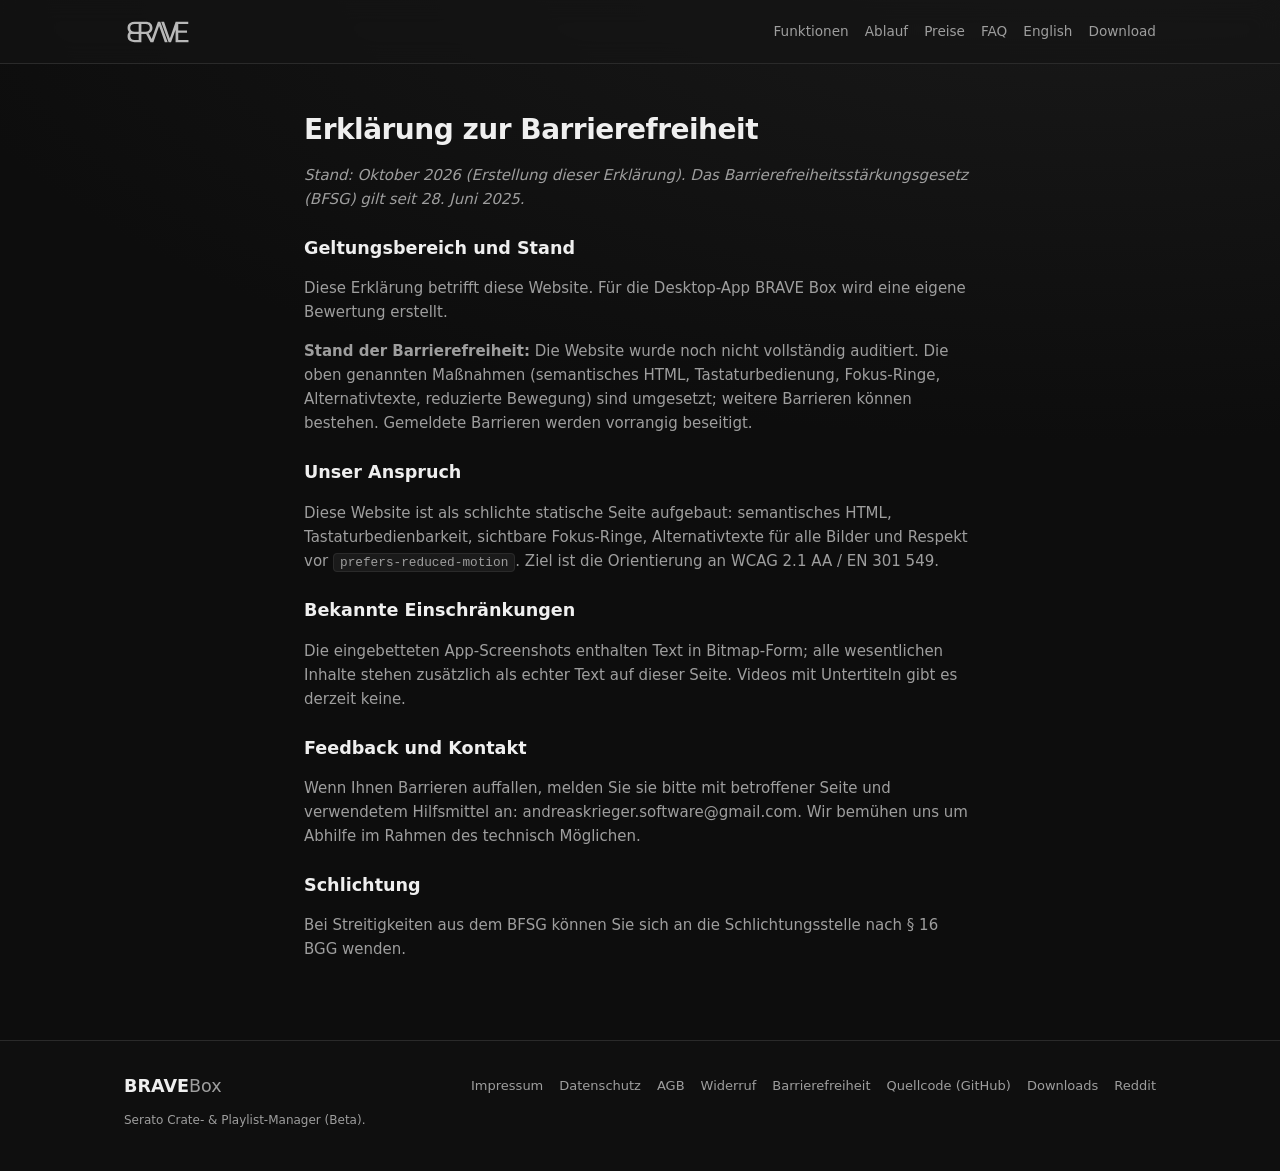
<file: barrierefreiheit.html>
<!DOCTYPE html>
<html lang="de">
<head>
  <meta charset="utf-8">
  <meta name="viewport" content="width=device-width, initial-scale=1">
  <title>Barrierefreiheit — BRAVE Box</title>
  <meta name="description" content="Barrierefreiheitserklärung von BRAVE Box nach BFSG.">
  <meta http-equiv="Content-Security-Policy" content="default-src 'self'; img-src 'self'; style-src 'self'; script-src 'self'">
  <meta property="og:title" content="Barrierefreiheit — BRAVE Box">
  <meta property="og:description" content="Barrierefreiheitserklärung von BRAVE Box nach BFSG.">
  <meta property="og:type" content="website">
  <meta property="og:image" content="https://andreaskrieger.github.io/bravebox-website/assets/screenshots/00-hero.png">
  <meta name="twitter:card" content="summary">
  <link rel="canonical" href="https://andreaskrieger.github.io/bravebox-website/barrierefreiheit.html">
  <link rel="alternate" hreflang="en" href="./en/accessibility.html">
  <link rel="icon" type="image/png" sizes="32x32" href="./assets/favicon-32.png">
  <link rel="icon" type="image/x-icon" href="./assets/favicon.ico">
  <link rel="apple-touch-icon" href="./assets/favicon-180.png">
  <link rel="stylesheet" href="./styles.css">
</head>
<body class="app-surface">
<header class="top-app-bar">
  <div class="top-app-bar-inner">
    <a class="brand" href="./index.html" aria-label="BRAVE Box Startseite">
      <img src="./assets/logo.svg" alt="BRAVE Box Logo" width="120" height="46">
    </a>
    <button class="nav-toggle" aria-expanded="false" aria-label="Navigation öffnen">Menü</button>
    <nav class="nav-links" aria-label="Hauptnavigation">
      <a href="./index.html#features">Funktionen</a>
      <a href="./index.html#ablauf">Ablauf</a>
      <a href="./index.html#preise">Preise</a>
      <a href="./index.html#faq">FAQ</a>
      <a href="./en/index.html">English</a>
      <a href="https://github.com/AndreasKrieger/BraveBox-Releases/releases/latest">Download</a>
    </nav>
  </div>
</header>

<main class="page page-narrow">
  <div class="legal-body">
<h1 class="text-headline">Erklärung zur Barrierefreiheit</h1>
<p><em>Stand: Oktober 2026 (Erstellung dieser Erklärung). Das Barrierefreiheitsstärkungsgesetz (BFSG) gilt seit 28. Juni 2025.</em></p>
<h3>Geltungsbereich und Stand</h3>
<p>Diese Erklärung betrifft diese Website. Für die Desktop-App BRAVE Box wird eine eigene Bewertung erstellt.</p>
<p><strong>Stand der Barrierefreiheit:</strong> Die Website wurde noch nicht vollständig auditiert. Die oben genannten Maßnahmen (semantisches HTML, Tastaturbedienung, Fokus-Ringe, Alternativtexte, reduzierte Bewegung) sind umgesetzt; weitere Barrieren können bestehen. Gemeldete Barrieren werden vorrangig beseitigt.</p>
<h3>Unser Anspruch</h3>
<p>Diese Website ist als schlichte statische Seite aufgebaut: semantisches HTML, Tastaturbedienbarkeit, sichtbare Fokus-Ringe, Alternativtexte für alle Bilder und Respekt vor <code>prefers-reduced-motion</code>. Ziel ist die Orientierung an WCAG 2.1 AA / EN 301 549.</p>
<h3>Bekannte Einschränkungen</h3>
<p>Die eingebetteten App-Screenshots enthalten Text in Bitmap-Form; alle wesentlichen Inhalte stehen zusätzlich als echter Text auf dieser Seite. Videos mit Untertiteln gibt es derzeit keine.</p>
<h3>Feedback und Kontakt</h3>
<p>Wenn Ihnen Barrieren auffallen, melden Sie sie bitte mit betroffener Seite und verwendetem Hilfsmittel an: andreaskrieger.software@gmail.com. Wir bemühen uns um Abhilfe im Rahmen des technisch Möglichen.</p>
<h3>Schlichtung</h3>
<p>Bei Streitigkeiten aus dem BFSG können Sie sich an die Schlichtungsstelle nach § 16 BGG wenden.</p>
  </div>
</main>

<footer>
  <div class="footer-inner">
    <div>
      <span class="brand-wordmark">BRAVE<span class="box">Box</span></span>
      <p class="text-caption">Serato Crate- &amp; Playlist-Manager (Beta).</p>
    </div>
    <ul class="footer-links">
      <li><a href="./impressum.html">Impressum</a></li>
      <li><a href="./datenschutz.html">Datenschutz</a></li>
      <li><a href="./agb.html">AGB</a></li>
      <li><a href="./widerruf.html">Widerruf</a></li>
      <li><a href="./barrierefreiheit.html">Barrierefreiheit</a></li>
      <li><a href="https://github.com/AndreasKrieger/DJBox">Quellcode (GitHub)</a></li>
      <li><a href="https://github.com/AndreasKrieger/BraveBox-Releases/releases/latest">Downloads</a></li>
      <li><a href="https://www.reddit.com/r/BRAVEBOX/">Reddit</a></li>
    </ul>
  </div>
</footer>
<script src="./app.js"></script>
</body>
</html>
</file>
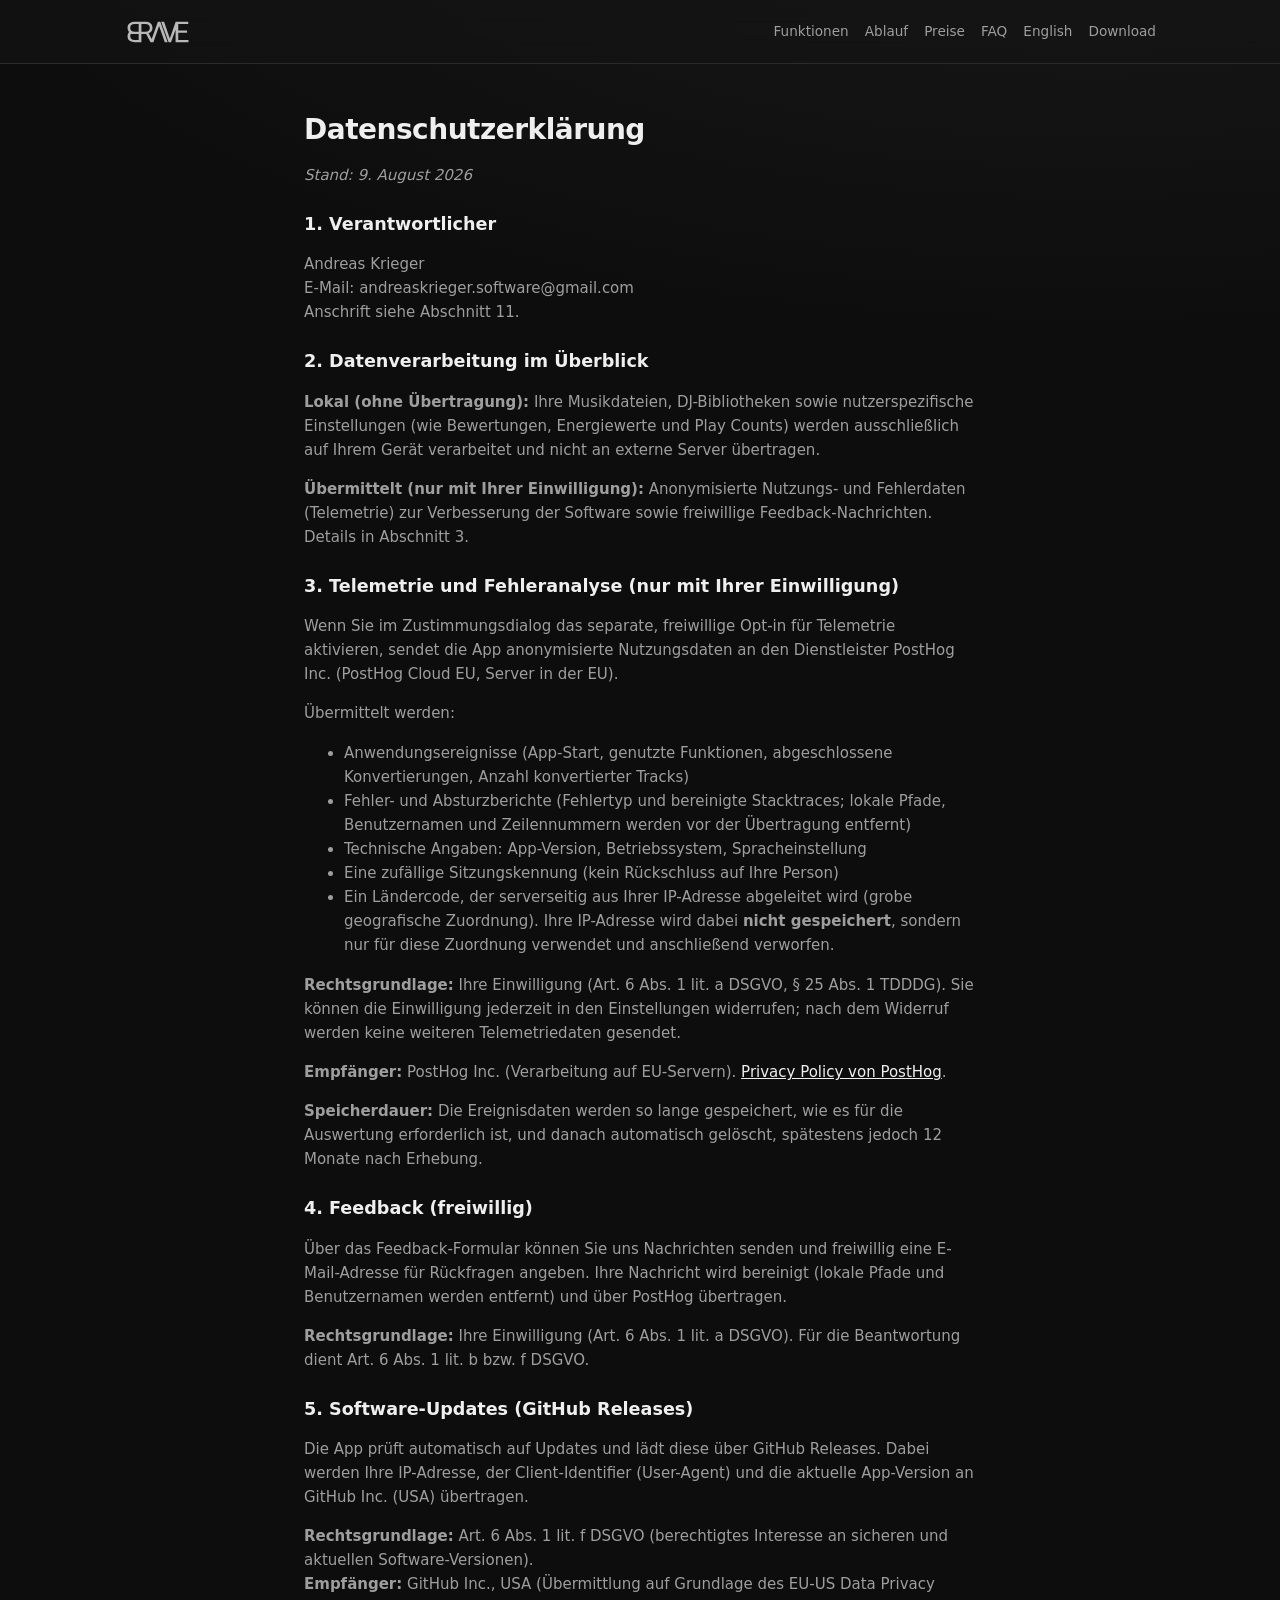
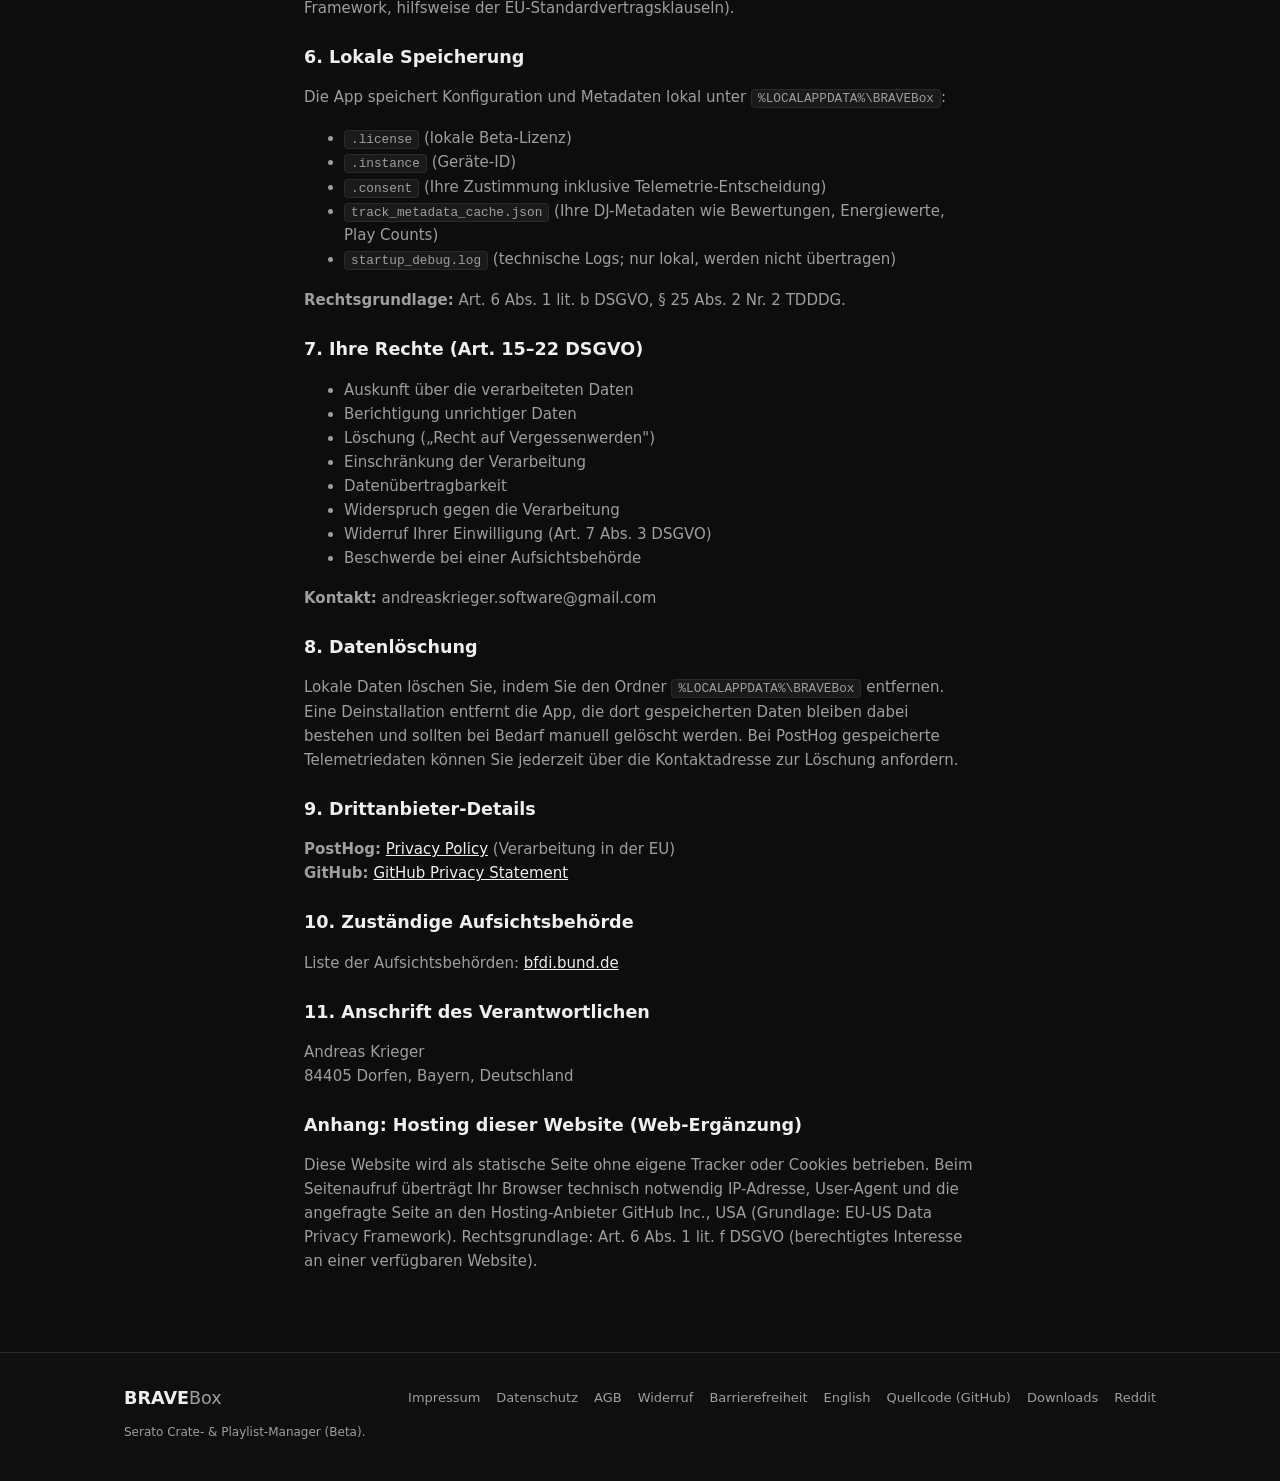
<file: datenschutz.html>
<!DOCTYPE html>
<html lang="de">
<head>
  <meta charset="utf-8">
  <meta name="viewport" content="width=device-width, initial-scale=1">
  <title>Datenschutzerklärung — BRAVE Box</title>
  <meta name="description" content="Datenschutzerklärung von BRAVE Box (App und Website).">
  <meta http-equiv="Content-Security-Policy" content="default-src 'self'; img-src 'self'; style-src 'self'; script-src 'self'">
  <meta property="og:title" content="Datenschutzerklärung — BRAVE Box">
  <meta property="og:description" content="Datenschutzerklärung von BRAVE Box (App und Website).">
  <meta property="og:type" content="website">
  <meta property="og:image" content="https://andreaskrieger.github.io/bravebox-website/assets/screenshots/00-hero.png">
  <meta name="twitter:card" content="summary">
  <link rel="canonical" href="https://andreaskrieger.github.io/bravebox-website/datenschutz.html">
  <link rel="alternate" hreflang="en" href="./en/privacy.html">
  <link rel="icon" type="image/png" sizes="32x32" href="./assets/favicon-32.png">
  <link rel="icon" type="image/x-icon" href="./assets/favicon.ico">
  <link rel="apple-touch-icon" href="./assets/favicon-180.png">
  <link rel="stylesheet" href="./styles.css">
</head>
<body class="app-surface">
<header class="top-app-bar">
  <div class="top-app-bar-inner">
    <a class="brand" href="./index.html" aria-label="BRAVE Box Startseite">
      <img src="./assets/logo.svg" alt="BRAVE Box Logo" width="120" height="46">
    </a>
    <button class="nav-toggle" aria-expanded="false" aria-label="Navigation öffnen">Menü</button>
    <nav class="nav-links" aria-label="Hauptnavigation">
      <a href="./index.html#features">Funktionen</a>
      <a href="./index.html#ablauf">Ablauf</a>
      <a href="./index.html#preise">Preise</a>
      <a href="./index.html#faq">FAQ</a>
      <a href="./en/index.html">English</a>
      <a href="https://github.com/AndreasKrieger/BraveBox-Releases/releases/latest/download/BRAVEBox-win-Setup.exe">Download</a>
    </nav>
  </div>
</header>

<main class="page page-narrow">
  <div class="legal-body">
<h1 class="text-headline">Datenschutzerklärung</h1>
<p><em>Stand: 9. August 2026</em></p>

<h3>1. Verantwortlicher</h3>
<p>Andreas Krieger<br />
E-Mail: andreaskrieger.software@gmail.com<br />
Anschrift siehe Abschnitt 11.</p>

<h3>2. Datenverarbeitung im Überblick</h3>
<p><strong>Lokal (ohne Übertragung):</strong> Ihre Musikdateien, DJ-Bibliotheken sowie nutzerspezifische Einstellungen (wie Bewertungen, Energiewerte und Play Counts) werden ausschließlich auf Ihrem Gerät verarbeitet und nicht an externe Server übertragen.</p>
<p><strong>Übermittelt (nur mit Ihrer Einwilligung):</strong> Anonymisierte Nutzungs- und Fehlerdaten (Telemetrie) zur Verbesserung der Software sowie freiwillige Feedback-Nachrichten. Details in Abschnitt 3.</p>

<h3>3. Telemetrie und Fehleranalyse (nur mit Ihrer Einwilligung)</h3>
<p>Wenn Sie im Zustimmungsdialog das separate, freiwillige Opt-in für Telemetrie aktivieren, sendet die App anonymisierte Nutzungsdaten an den Dienstleister PostHog Inc. (PostHog Cloud EU, Server in der EU).</p>
<p>Übermittelt werden:</p>
<ul>
  <li>Anwendungsereignisse (App-Start, genutzte Funktionen, abgeschlossene Konvertierungen, Anzahl konvertierter Tracks)</li>
  <li>Fehler- und Absturzberichte (Fehlertyp und bereinigte Stacktraces; lokale Pfade, Benutzernamen und Zeilennummern werden vor der Übertragung entfernt)</li>
  <li>Technische Angaben: App-Version, Betriebssystem, Spracheinstellung</li>
  <li>Eine zufällige Sitzungskennung (kein Rückschluss auf Ihre Person)</li>
  <li>Ein Ländercode, der serverseitig aus Ihrer IP-Adresse abgeleitet wird (grobe geografische Zuordnung). Ihre IP-Adresse wird dabei <strong>nicht gespeichert</strong>, sondern nur für diese Zuordnung verwendet und anschließend verworfen.</li>
</ul>
<p><strong>Rechtsgrundlage:</strong> Ihre Einwilligung (Art. 6 Abs. 1 lit. a DSGVO, § 25 Abs. 1 TDDDG). Sie können die Einwilligung jederzeit in den Einstellungen widerrufen; nach dem Widerruf werden keine weiteren Telemetriedaten gesendet.</p>
<p><strong>Empfänger:</strong> PostHog Inc. (Verarbeitung auf EU-Servern). <a href="https://posthog.com/privacy" target="_blank" rel="noopener">Privacy Policy von PostHog</a>.</p>
<p><strong>Speicherdauer:</strong> Die Ereignisdaten werden so lange gespeichert, wie es für die Auswertung erforderlich ist, und danach automatisch gelöscht, spätestens jedoch 12 Monate nach Erhebung.</p>

<h3>4. Feedback (freiwillig)</h3>
<p>Über das Feedback-Formular können Sie uns Nachrichten senden und freiwillig eine E-Mail-Adresse für Rückfragen angeben. Ihre Nachricht wird bereinigt (lokale Pfade und Benutzernamen werden entfernt) und über PostHog übertragen.</p>
<p><strong>Rechtsgrundlage:</strong> Ihre Einwilligung (Art. 6 Abs. 1 lit. a DSGVO). Für die Beantwortung dient Art. 6 Abs. 1 lit. b bzw. f DSGVO.</p>

<h3>5. Software-Updates (GitHub Releases)</h3>
<p>Die App prüft automatisch auf Updates und lädt diese über GitHub Releases. Dabei werden Ihre IP-Adresse, der Client-Identifier (User-Agent) und die aktuelle App-Version an GitHub Inc. (USA) übertragen.</p>
<p><strong>Rechtsgrundlage:</strong> Art. 6 Abs. 1 lit. f DSGVO (berechtigtes Interesse an sicheren und aktuellen Software-Versionen).<br />
<strong>Empfänger:</strong> GitHub Inc., USA (Übermittlung auf Grundlage des EU-US Data Privacy Framework, hilfsweise der EU-Standardvertragsklauseln).</p>

<h3>6. Lokale Speicherung</h3>
<p>Die App speichert Konfiguration und Metadaten lokal unter <code>%LOCALAPPDATA%\BRAVEBox</code>:</p>
<ul>
  <li><code>.license</code> (lokale Beta-Lizenz)</li>
  <li><code>.instance</code> (Geräte-ID)</li>
  <li><code>.consent</code> (Ihre Zustimmung inklusive Telemetrie-Entscheidung)</li>
  <li><code>track_metadata_cache.json</code> (Ihre DJ-Metadaten wie Bewertungen, Energiewerte, Play Counts)</li>
  <li><code>startup_debug.log</code> (technische Logs; nur lokal, werden nicht übertragen)</li>
</ul>
<p><strong>Rechtsgrundlage:</strong> Art. 6 Abs. 1 lit. b DSGVO, § 25 Abs. 2 Nr. 2 TDDDG.</p>

<h3>7. Ihre Rechte (Art. 15–22 DSGVO)</h3>
<ul>
  <li>Auskunft über die verarbeiteten Daten</li>
  <li>Berichtigung unrichtiger Daten</li>
  <li>Löschung („Recht auf Vergessenwerden")</li>
  <li>Einschränkung der Verarbeitung</li>
  <li>Datenübertragbarkeit</li>
  <li>Widerspruch gegen die Verarbeitung</li>
  <li>Widerruf Ihrer Einwilligung (Art. 7 Abs. 3 DSGVO)</li>
  <li>Beschwerde bei einer Aufsichtsbehörde</li>
</ul>
<p><strong>Kontakt:</strong> andreaskrieger.software@gmail.com</p>

<h3>8. Datenlöschung</h3>
<p>Lokale Daten löschen Sie, indem Sie den Ordner <code>%LOCALAPPDATA%\BRAVEBox</code> entfernen. Eine Deinstallation entfernt die App, die dort gespeicherten Daten bleiben dabei bestehen und sollten bei Bedarf manuell gelöscht werden. Bei PostHog gespeicherte Telemetriedaten können Sie jederzeit über die Kontaktadresse zur Löschung anfordern.</p>

<h3>9. Drittanbieter-Details</h3>
<p><strong>PostHog:</strong> <a href="https://posthog.com/privacy" target="_blank" rel="noopener">Privacy Policy</a> (Verarbeitung in der EU)<br />
<strong>GitHub:</strong> <a href="https://docs.github.com/en/site-policy/privacy-policies/github-general-privacy-statement" target="_blank" rel="noopener">GitHub Privacy Statement</a></p>

<h3>10. Zuständige Aufsichtsbehörde</h3>
<p>Liste der Aufsichtsbehörden: <a href="https://www.bfdi.bund.de/DE/Service/Anschriften/Laender/Laender-node.html" target="_blank" rel="noopener">bfdi.bund.de</a></p>

<h3>11. Anschrift des Verantwortlichen</h3>
<p>Andreas Krieger<br />
84405 Dorfen, Bayern, Deutschland</p>
<!-- WEB-ONLY-START -->
<h3>Anhang: Hosting dieser Website (Web-Ergänzung)</h3>
<p>Diese Website wird als statische Seite ohne eigene Tracker oder Cookies betrieben. Beim Seitenaufruf überträgt Ihr Browser technisch notwendig IP-Adresse, User-Agent und die angefragte Seite an den Hosting-Anbieter GitHub Inc., USA (Grundlage: EU-US Data Privacy Framework). Rechtsgrundlage: Art. 6 Abs. 1 lit. f DSGVO (berechtigtes Interesse an einer verfügbaren Website).</p>
<!-- WEB-ONLY-END -->
</div>
</main>

<footer>
  <div class="footer-inner">
    <div>
      <span class="brand-wordmark">BRAVE<span class="box">Box</span></span>
      <p class="text-caption">Serato Crate- &amp; Playlist-Manager (Beta).</p>
    </div>
    <ul class="footer-links">
      <li><a href="./impressum.html">Impressum</a></li>
      <li><a href="./datenschutz.html">Datenschutz</a></li>
      <li><a href="./agb.html">AGB</a></li>
      <li><a href="./widerruf.html">Widerruf</a></li>
      <li><a href="./barrierefreiheit.html">Barrierefreiheit</a></li>
      <li><a href="./en/index.html">English</a></li>
      <li><a href="https://github.com/AndreasKrieger/DJBox">Quellcode (GitHub)</a></li>
      <li><a href="https://github.com/AndreasKrieger/BraveBox-Releases/releases/latest">Downloads</a></li>
      <li><a href="https://www.reddit.com/r/BRAVEBOX/">Reddit</a></li>
    </ul>
  </div>
</footer>
<script src="./app.js"></script>
</body>
</html>
</file>
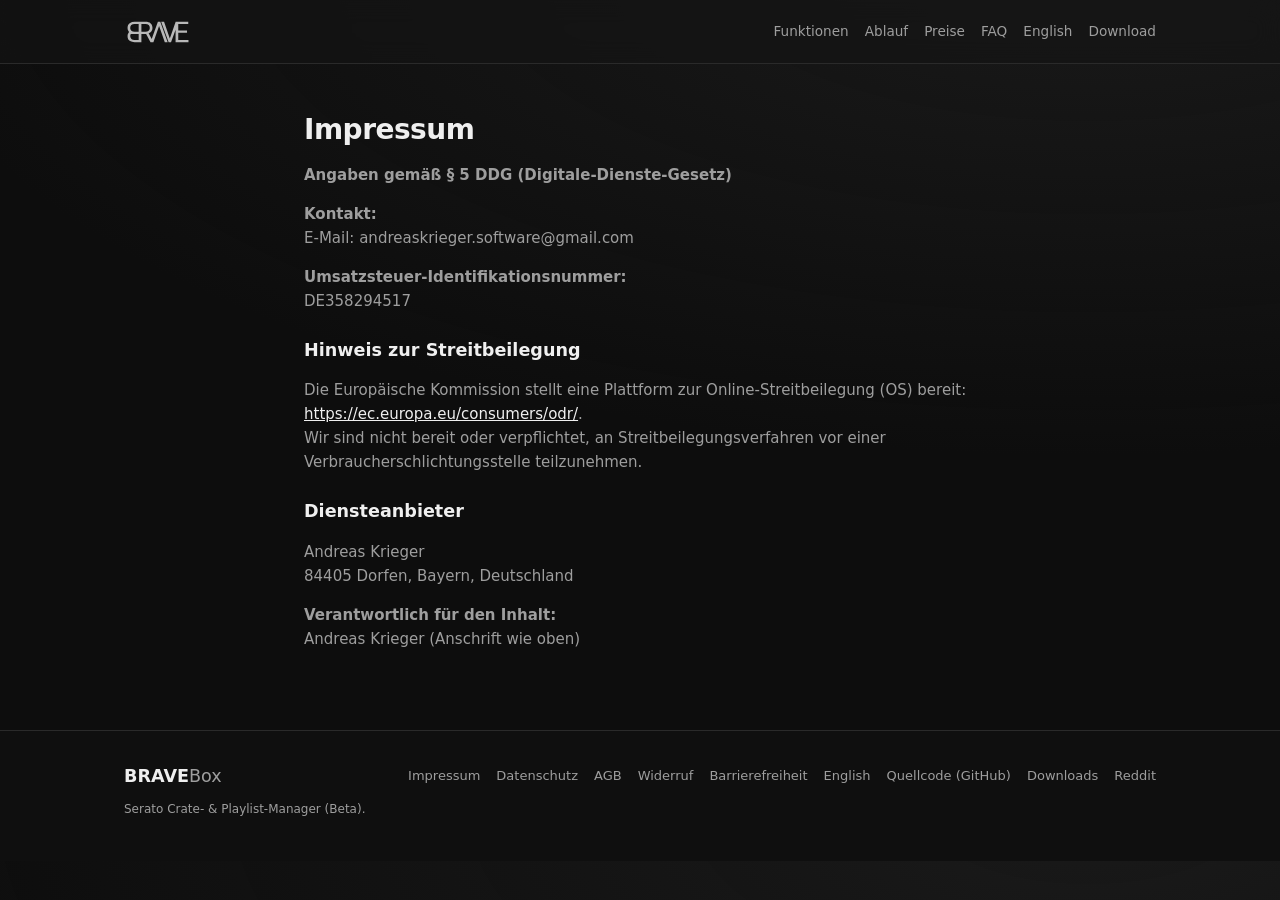
<file: impressum.html>
<!DOCTYPE html>
<html lang="de">
<head>
  <meta charset="utf-8">
  <meta name="viewport" content="width=device-width, initial-scale=1">
  <title>Impressum — BRAVE Box</title>
  <meta name="description" content="Impressum von BRAVE Box nach § 5 DDG.">
  <meta http-equiv="Content-Security-Policy" content="default-src 'self'; img-src 'self'; style-src 'self'; script-src 'self'">
  <meta property="og:title" content="Impressum — BRAVE Box">
  <meta property="og:description" content="Impressum von BRAVE Box nach § 5 DDG.">
  <meta property="og:type" content="website">
  <meta property="og:image" content="https://andreaskrieger.github.io/bravebox-website/assets/screenshots/00-hero.png">
  <meta name="twitter:card" content="summary">
  <link rel="canonical" href="https://andreaskrieger.github.io/bravebox-website/impressum.html">
  <link rel="alternate" hreflang="en" href="./en/legal-notice.html">
  <link rel="icon" type="image/png" sizes="32x32" href="./assets/favicon-32.png">
  <link rel="icon" type="image/x-icon" href="./assets/favicon.ico">
  <link rel="apple-touch-icon" href="./assets/favicon-180.png">
  <link rel="stylesheet" href="./styles.css">
</head>
<body class="app-surface">
<header class="top-app-bar">
  <div class="top-app-bar-inner">
    <a class="brand" href="./index.html" aria-label="BRAVE Box Startseite">
      <img src="./assets/logo.svg" alt="BRAVE Box Logo" width="120" height="46">
    </a>
    <button class="nav-toggle" aria-expanded="false" aria-label="Navigation öffnen">Menü</button>
    <nav class="nav-links" aria-label="Hauptnavigation">
      <a href="./index.html#features">Funktionen</a>
      <a href="./index.html#ablauf">Ablauf</a>
      <a href="./index.html#preise">Preise</a>
      <a href="./index.html#faq">FAQ</a>
      <a href="./en/index.html">English</a>
      <a href="https://github.com/AndreasKrieger/BraveBox-Releases/releases/latest/download/BRAVEBox-win-Setup.exe">Download</a>
    </nav>
  </div>
</header>

<main class="page page-narrow">
  <div class="legal-body">
<h1 class="text-headline">Impressum</h1>
<p><strong>Angaben gemäß § 5 DDG (Digitale-Dienste-Gesetz)</strong></p>

<p><strong>Kontakt:</strong><br />
E-Mail: andreaskrieger.software@gmail.com</p>

<p><strong>Umsatzsteuer-Identifikationsnummer:</strong><br />
DE358294517</p>

<h3>Hinweis zur Streitbeilegung</h3>
<p>Die Europäische Kommission stellt eine Plattform zur Online-Streitbeilegung (OS) bereit: <a href="https://ec.europa.eu/consumers/odr/" target="_blank" rel="noopener">https://ec.europa.eu/consumers/odr/</a>.<br />
Wir sind nicht bereit oder verpflichtet, an Streitbeilegungsverfahren vor einer Verbraucherschlichtungsstelle teilzunehmen.</p>

<h3>Diensteanbieter</h3>
<p>Andreas Krieger<br />
84405 Dorfen, Bayern, Deutschland</p>
<p><strong>Verantwortlich für den Inhalt:</strong><br />
Andreas Krieger (Anschrift wie oben)</p>
</div>
</main>

<footer>
  <div class="footer-inner">
    <div>
      <span class="brand-wordmark">BRAVE<span class="box">Box</span></span>
      <p class="text-caption">Serato Crate- &amp; Playlist-Manager (Beta).</p>
    </div>
    <ul class="footer-links">
      <li><a href="./impressum.html">Impressum</a></li>
      <li><a href="./datenschutz.html">Datenschutz</a></li>
      <li><a href="./agb.html">AGB</a></li>
      <li><a href="./widerruf.html">Widerruf</a></li>
      <li><a href="./barrierefreiheit.html">Barrierefreiheit</a></li>
      <li><a href="./en/index.html">English</a></li>
      <li><a href="https://github.com/AndreasKrieger/DJBox">Quellcode (GitHub)</a></li>
      <li><a href="https://github.com/AndreasKrieger/BraveBox-Releases/releases/latest">Downloads</a></li>
      <li><a href="https://www.reddit.com/r/BRAVEBOX/">Reddit</a></li>
    </ul>
  </div>
</footer>
<script src="./app.js"></script>
</body>
</html>
</file>
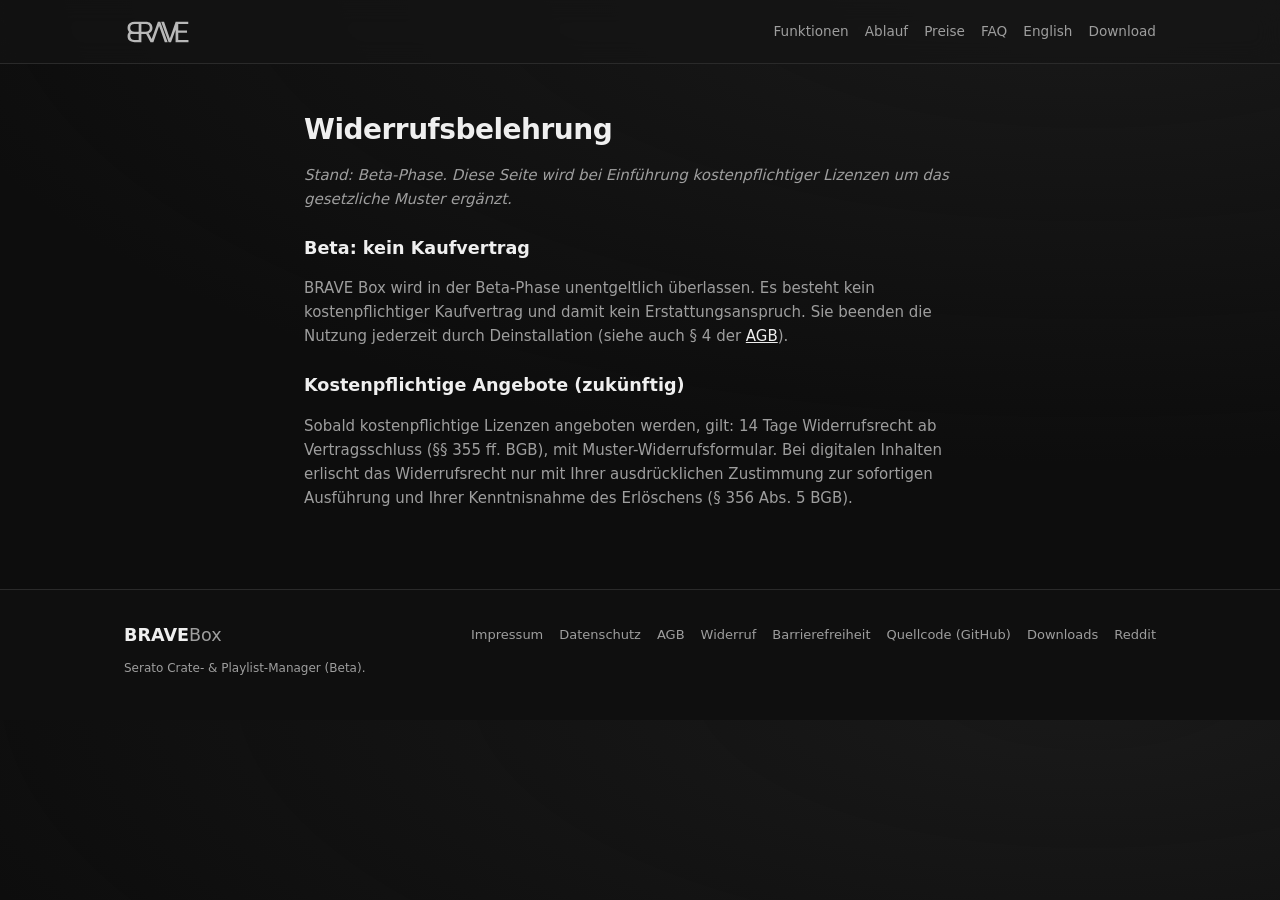
<file: widerruf.html>
<!DOCTYPE html>
<html lang="de">
<head>
  <meta charset="utf-8">
  <meta name="viewport" content="width=device-width, initial-scale=1">
  <title>Widerrufsbelehrung — BRAVE Box</title>
  <meta name="description" content="Widerrufsbelehrung von BRAVE Box: Beta ist unentgeltlich, kein Kaufvertrag.">
  <meta http-equiv="Content-Security-Policy" content="default-src 'self'; img-src 'self'; style-src 'self'; script-src 'self'">
  <meta property="og:title" content="Widerrufsbelehrung — BRAVE Box">
  <meta property="og:description" content="Widerrufsbelehrung von BRAVE Box: Beta ist unentgeltlich, kein Kaufvertrag.">
  <meta property="og:type" content="website">
  <meta property="og:image" content="https://andreaskrieger.github.io/bravebox-website/assets/screenshots/00-hero.png">
  <meta name="twitter:card" content="summary">
  <link rel="canonical" href="https://andreaskrieger.github.io/bravebox-website/widerruf.html">
  <link rel="alternate" hreflang="en" href="./en/withdrawal.html">
  <link rel="icon" type="image/png" sizes="32x32" href="./assets/favicon-32.png">
  <link rel="icon" type="image/x-icon" href="./assets/favicon.ico">
  <link rel="apple-touch-icon" href="./assets/favicon-180.png">
  <link rel="stylesheet" href="./styles.css">
</head>
<body class="app-surface">
<header class="top-app-bar">
  <div class="top-app-bar-inner">
    <a class="brand" href="./index.html" aria-label="BRAVE Box Startseite">
      <img src="./assets/logo.svg" alt="BRAVE Box Logo" width="120" height="46">
    </a>
    <button class="nav-toggle" aria-expanded="false" aria-label="Navigation öffnen">Menü</button>
    <nav class="nav-links" aria-label="Hauptnavigation">
      <a href="./index.html#features">Funktionen</a>
      <a href="./index.html#ablauf">Ablauf</a>
      <a href="./index.html#preise">Preise</a>
      <a href="./index.html#faq">FAQ</a>
      <a href="./en/index.html">English</a>
      <a href="https://github.com/AndreasKrieger/BraveBox-Releases/releases/latest">Download</a>
    </nav>
  </div>
</header>

<main class="page page-narrow">
  <div class="legal-body">
<h1 class="text-headline">Widerrufsbelehrung</h1>
<p><em>Stand: Beta-Phase. Diese Seite wird bei Einführung kostenpflichtiger Lizenzen um das gesetzliche Muster ergänzt.</em></p>
<h3>Beta: kein Kaufvertrag</h3>
<p>BRAVE Box wird in der Beta-Phase unentgeltlich überlassen. Es besteht kein kostenpflichtiger Kaufvertrag und damit kein Erstattungsanspruch. Sie beenden die Nutzung jederzeit durch Deinstallation (siehe auch § 4 der <a href="./agb.html">AGB</a>).</p>
<h3>Kostenpflichtige Angebote (zukünftig)</h3>
<p>Sobald kostenpflichtige Lizenzen angeboten werden, gilt: 14 Tage Widerrufsrecht ab Vertragsschluss (§§ 355 ff. BGB), mit Muster-Widerrufsformular. Bei digitalen Inhalten erlischt das Widerrufsrecht nur mit Ihrer ausdrücklichen Zustimmung zur sofortigen Ausführung und Ihrer Kenntnisnahme des Erlöschens (§ 356 Abs. 5 BGB).</p>
  </div>
</main>

<footer>
  <div class="footer-inner">
    <div>
      <span class="brand-wordmark">BRAVE<span class="box">Box</span></span>
      <p class="text-caption">Serato Crate- &amp; Playlist-Manager (Beta).</p>
    </div>
    <ul class="footer-links">
      <li><a href="./impressum.html">Impressum</a></li>
      <li><a href="./datenschutz.html">Datenschutz</a></li>
      <li><a href="./agb.html">AGB</a></li>
      <li><a href="./widerruf.html">Widerruf</a></li>
      <li><a href="./barrierefreiheit.html">Barrierefreiheit</a></li>
      <li><a href="https://github.com/AndreasKrieger/DJBox">Quellcode (GitHub)</a></li>
      <li><a href="https://github.com/AndreasKrieger/BraveBox-Releases/releases/latest">Downloads</a></li>
      <li><a href="https://www.reddit.com/r/BRAVEBOX/">Reddit</a></li>
    </ul>
  </div>
</footer>
<script src="./app.js"></script>
</body>
</html>
</file>
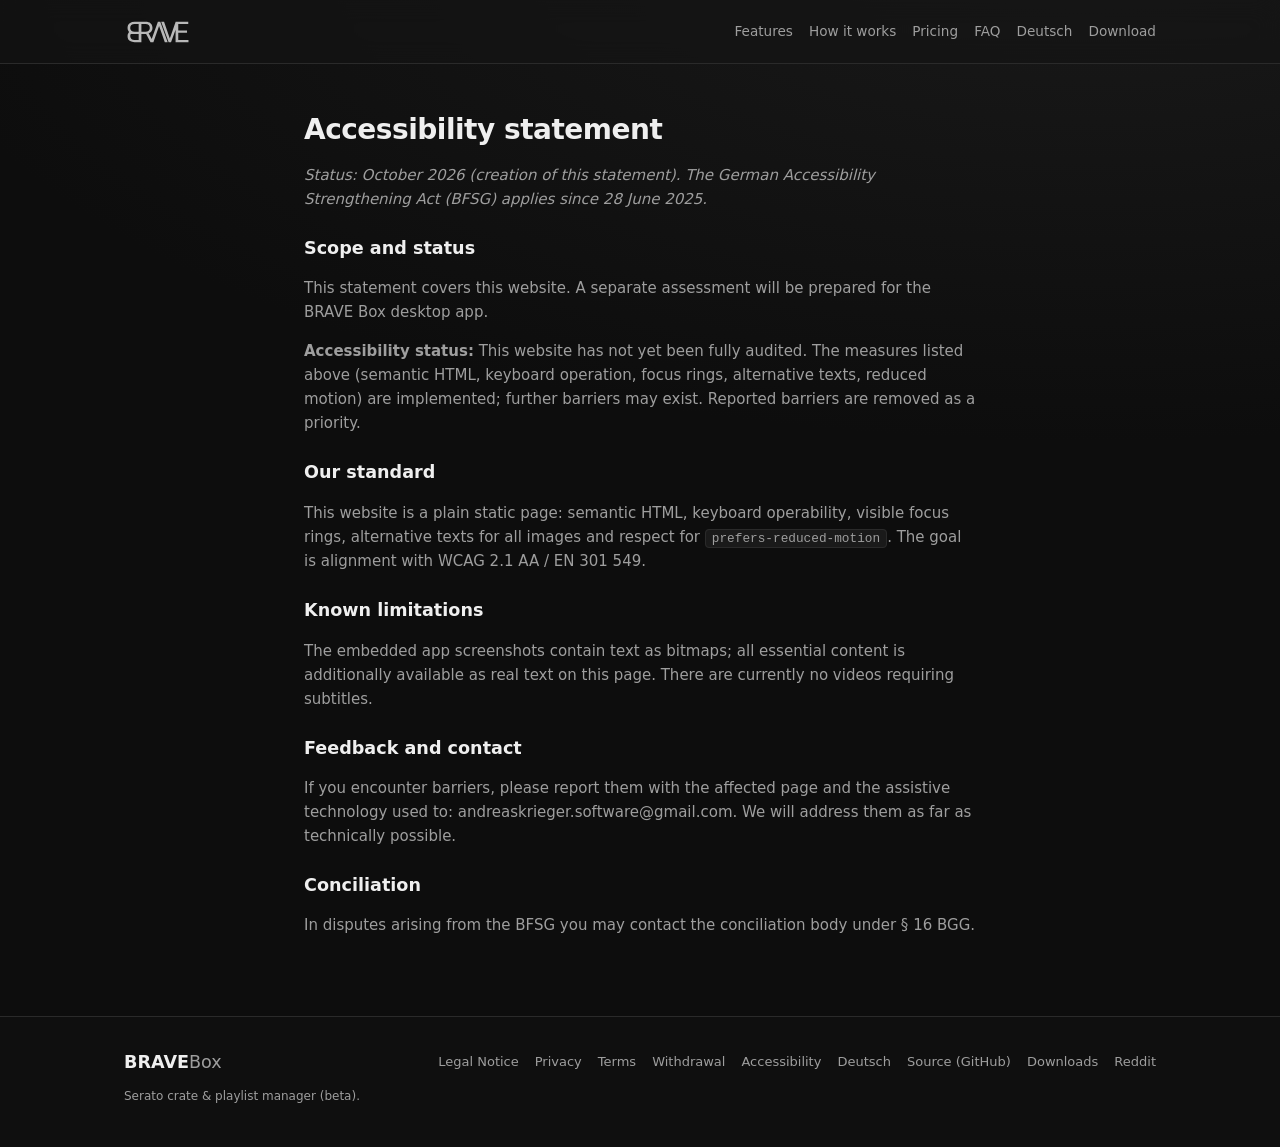
<file: en/accessibility.html>
<!DOCTYPE html>
<html lang="en">
<head>
  <meta charset="utf-8">
  <meta name="viewport" content="width=device-width, initial-scale=1">
  <title>Accessibility — BRAVE Box</title>
  <meta name="description" content="BRAVE Box accessibility statement (BFSG).">
  <meta http-equiv="Content-Security-Policy" content="default-src 'self'; img-src 'self'; style-src 'self'; script-src 'self'">
  <meta property="og:title" content="Accessibility — BRAVE Box">
  <meta property="og:description" content="BRAVE Box accessibility statement (BFSG).">
  <meta property="og:type" content="website">
  <meta property="og:image" content="https://andreaskrieger.github.io/bravebox-website/assets/screenshots/en-00-hero.png">
  <meta name="twitter:card" content="summary">
  <link rel="canonical" href="https://andreaskrieger.github.io/bravebox-website/en/accessibility.html">
  <link rel="alternate" hreflang="de" href="../barrierefreiheit.html">
  <link rel="icon" type="image/png" sizes="32x32" href="../assets/favicon-32.png">
  <link rel="icon" type="image/x-icon" href="../assets/favicon.ico">
  <link rel="apple-touch-icon" href="../assets/favicon-180.png">
  <link rel="stylesheet" href="../styles.css">
</head>
<body class="app-surface">
<header class="top-app-bar">
  <div class="top-app-bar-inner">
    <a class="brand" href="./index.html" aria-label="BRAVE Box home">
      <img src="../assets/logo.svg" alt="BRAVE Box logo" width="120" height="46">
    </a>
    <button class="nav-toggle" aria-expanded="false" aria-label="Open navigation">Menu</button>
    <nav class="nav-links" aria-label="Main navigation">
      <a href="./index.html#features">Features</a>
      <a href="./index.html#how">How it works</a>
      <a href="./index.html#pricing">Pricing</a>
      <a href="./index.html#faq">FAQ</a>
      <a href="../index.html">Deutsch</a>
      <a href="https://github.com/AndreasKrieger/BraveBox-Releases/releases/latest">Download</a>
    </nav>
  </div>
</header>

<main class="page page-narrow">
  <div class="legal-body">
<h1 class="text-headline">Accessibility statement</h1>
<p><em>Status: October 2026 (creation of this statement). The German Accessibility Strengthening Act (BFSG) applies since 28 June 2025.</em></p>
<h3>Scope and status</h3>
<p>This statement covers this website. A separate assessment will be prepared for the BRAVE Box desktop app.</p>
<p><strong>Accessibility status:</strong> This website has not yet been fully audited. The measures listed above (semantic HTML, keyboard operation, focus rings, alternative texts, reduced motion) are implemented; further barriers may exist. Reported barriers are removed as a priority.</p>
<h3>Our standard</h3>
<p>This website is a plain static page: semantic HTML, keyboard operability, visible focus rings, alternative texts for all images and respect for <code>prefers-reduced-motion</code>. The goal is alignment with WCAG 2.1 AA / EN 301 549.</p>
<h3>Known limitations</h3>
<p>The embedded app screenshots contain text as bitmaps; all essential content is additionally available as real text on this page. There are currently no videos requiring subtitles.</p>
<h3>Feedback and contact</h3>
<p>If you encounter barriers, please report them with the affected page and the assistive technology used to: andreaskrieger.software@gmail.com. We will address them as far as technically possible.</p>
<h3>Conciliation</h3>
<p>In disputes arising from the BFSG you may contact the conciliation body under § 16 BGG.</p>
  </div>
</main>

<footer>
  <div class="footer-inner">
    <div>
      <span class="brand-wordmark">BRAVE<span class="box">Box</span></span>
      <p class="text-caption">Serato crate &amp; playlist manager (beta).</p>
    </div>
    <ul class="footer-links">
      <li><a href="./legal-notice.html">Legal Notice</a></li>
      <li><a href="./privacy.html">Privacy</a></li>
      <li><a href="./terms.html">Terms</a></li>
      <li><a href="./withdrawal.html">Withdrawal</a></li>
      <li><a href="./accessibility.html">Accessibility</a></li>
      <li><a href="../index.html">Deutsch</a></li>
      <li><a href="https://github.com/AndreasKrieger/DJBox">Source (GitHub)</a></li>
      <li><a href="https://github.com/AndreasKrieger/BraveBox-Releases/releases/latest">Downloads</a></li>
      <li><a href="https://www.reddit.com/r/BRAVEBOX/">Reddit</a></li>
    </ul>
  </div>
</footer>
<script src="../app.js"></script>
</body>
</html>
</file>
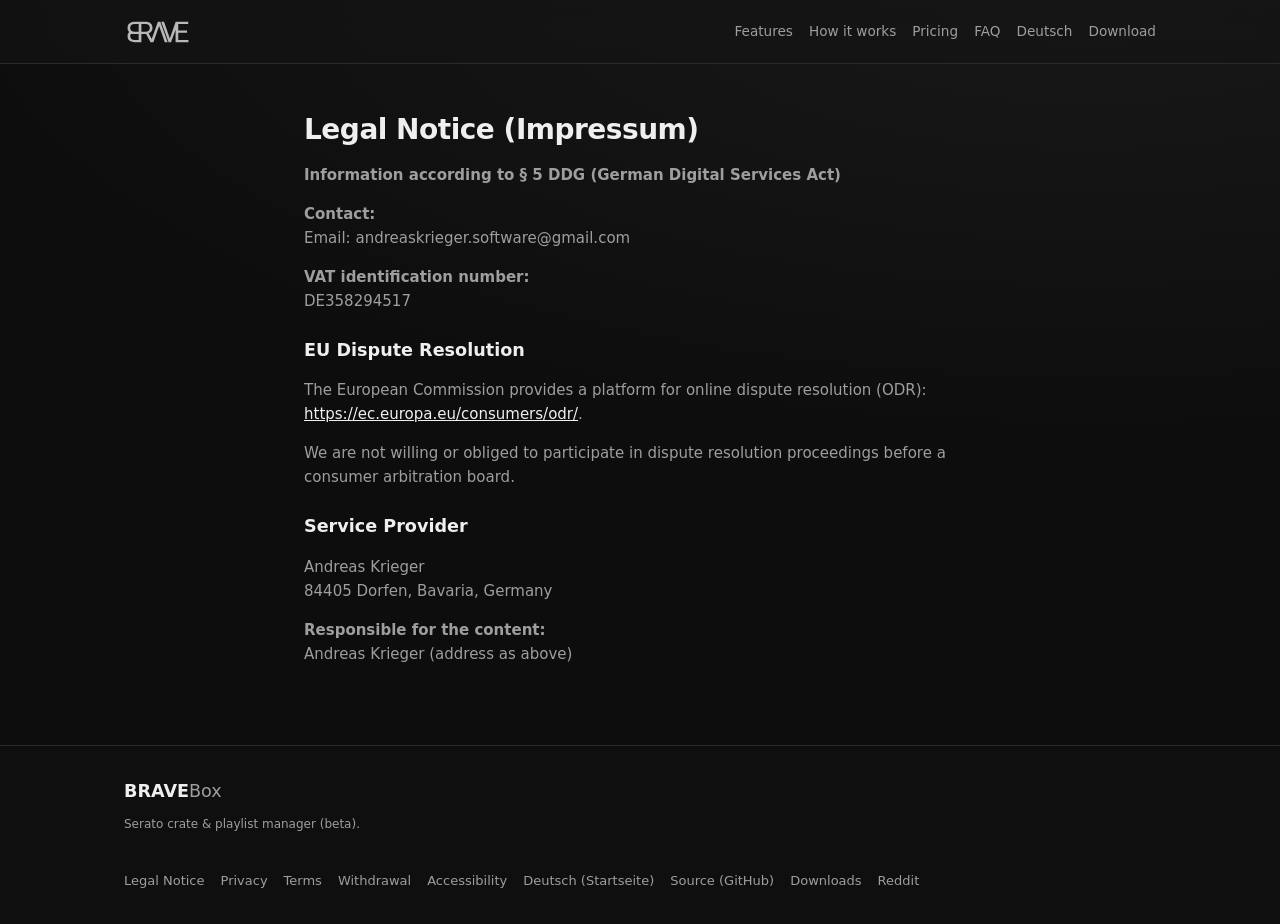
<file: en/legal-notice.html>
<!DOCTYPE html>
<html lang="en">
<head>
  <meta charset="utf-8">
  <meta name="viewport" content="width=device-width, initial-scale=1">
  <title>Legal Notice — BRAVE Box</title>
  <meta name="description" content="BRAVE Box legal notice (§ 5 DDG).">
  <meta http-equiv="Content-Security-Policy" content="default-src 'self'; img-src 'self'; style-src 'self'; script-src 'self'">
  <meta property="og:title" content="Legal Notice — BRAVE Box">
  <meta property="og:description" content="BRAVE Box legal notice (§ 5 DDG).">
  <meta property="og:type" content="website">
  <meta property="og:image" content="https://andreaskrieger.github.io/bravebox-website/assets/screenshots/en-00-hero.png">
  <meta name="twitter:card" content="summary">
  <link rel="canonical" href="https://andreaskrieger.github.io/bravebox-website/en/legal-notice.html">
  <link rel="alternate" hreflang="de" href="../impressum.html">
  <link rel="icon" type="image/png" sizes="32x32" href="../assets/favicon-32.png">
  <link rel="icon" type="image/x-icon" href="../assets/favicon.ico">
  <link rel="apple-touch-icon" href="../assets/favicon-180.png">
  <link rel="stylesheet" href="../styles.css">
</head>
<body class="app-surface">
<header class="top-app-bar">
  <div class="top-app-bar-inner">
    <a class="brand" href="./index.html" aria-label="BRAVE Box home">
      <img src="../assets/logo.svg" alt="BRAVE Box logo" width="120" height="46">
    </a>
    <button class="nav-toggle" aria-expanded="false" aria-label="Open navigation">Menu</button>
    <nav class="nav-links" aria-label="Main navigation">
      <a href="./index.html#features">Features</a>
      <a href="./index.html#how">How it works</a>
      <a href="./index.html#pricing">Pricing</a>
      <a href="./index.html#faq">FAQ</a>
      <a href="../index.html">Deutsch</a>
      <a href="https://github.com/AndreasKrieger/BraveBox-Releases/releases/latest/download/BRAVEBox-win-Setup.exe">Download</a>
    </nav>
  </div>
</header>

<main class="page page-narrow">
  <div class="legal-body">
<h1 class="text-headline">Legal Notice (Impressum)</h1>
<p><strong>Information according to § 5 DDG (German Digital Services Act)</strong></p>

<p><strong>Contact:</strong><br />
Email: andreaskrieger.software@gmail.com</p>

<p><strong>VAT identification number:</strong><br />
DE358294517</p>

<h3>EU Dispute Resolution</h3>
<p>The European Commission provides a platform for online dispute resolution (ODR): <a href="https://ec.europa.eu/consumers/odr/" target="_blank" rel="noopener">https://ec.europa.eu/consumers/odr/</a>.</p>
<p>We are not willing or obliged to participate in dispute resolution proceedings before a consumer arbitration board.</p>

<h3>Service Provider</h3>
<p>Andreas Krieger<br />
84405 Dorfen, Bavaria, Germany</p>
<p><strong>Responsible for the content:</strong><br />
Andreas Krieger (address as above)</p>
</div>
</main>

<footer>
  <div class="footer-inner">
    <div>
      <span class="brand-wordmark">BRAVE<span class="box">Box</span></span>
      <p class="text-caption">Serato crate &amp; playlist manager (beta).</p>
    </div>
    <ul class="footer-links">
      <li><a href="./legal-notice.html">Legal Notice</a></li>
      <li><a href="./privacy.html">Privacy</a></li>
      <li><a href="./terms.html">Terms</a></li>
      <li><a href="./withdrawal.html">Withdrawal</a></li>
      <li><a href="./accessibility.html">Accessibility</a></li>
      <li><a href="../index.html">Deutsch (Startseite)</a></li>
      <li><a href="https://github.com/AndreasKrieger/DJBox">Source (GitHub)</a></li>
      <li><a href="https://github.com/AndreasKrieger/BraveBox-Releases/releases/latest">Downloads</a></li>
      <li><a href="https://www.reddit.com/r/BRAVEBOX/">Reddit</a></li>
    </ul>
  </div>
</footer>
<script src="../app.js"></script>
</body>
</html>
</file>
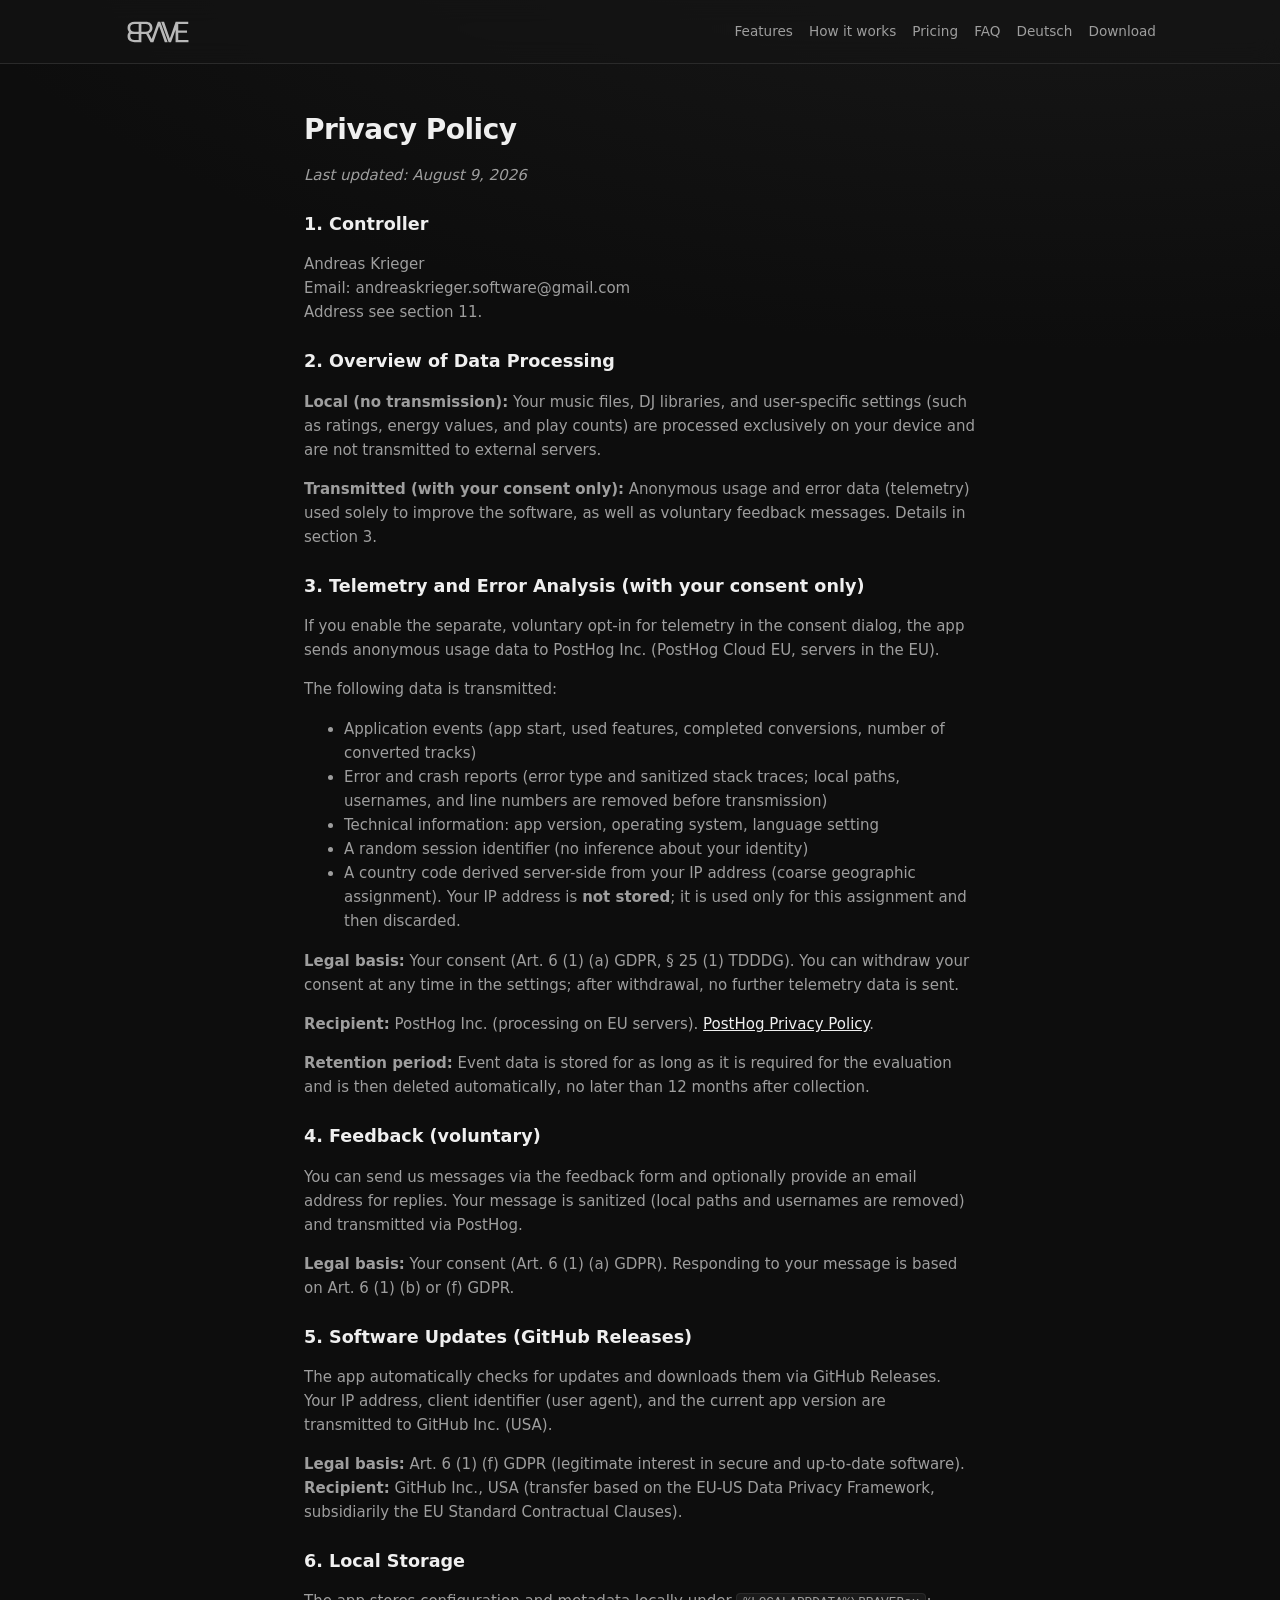
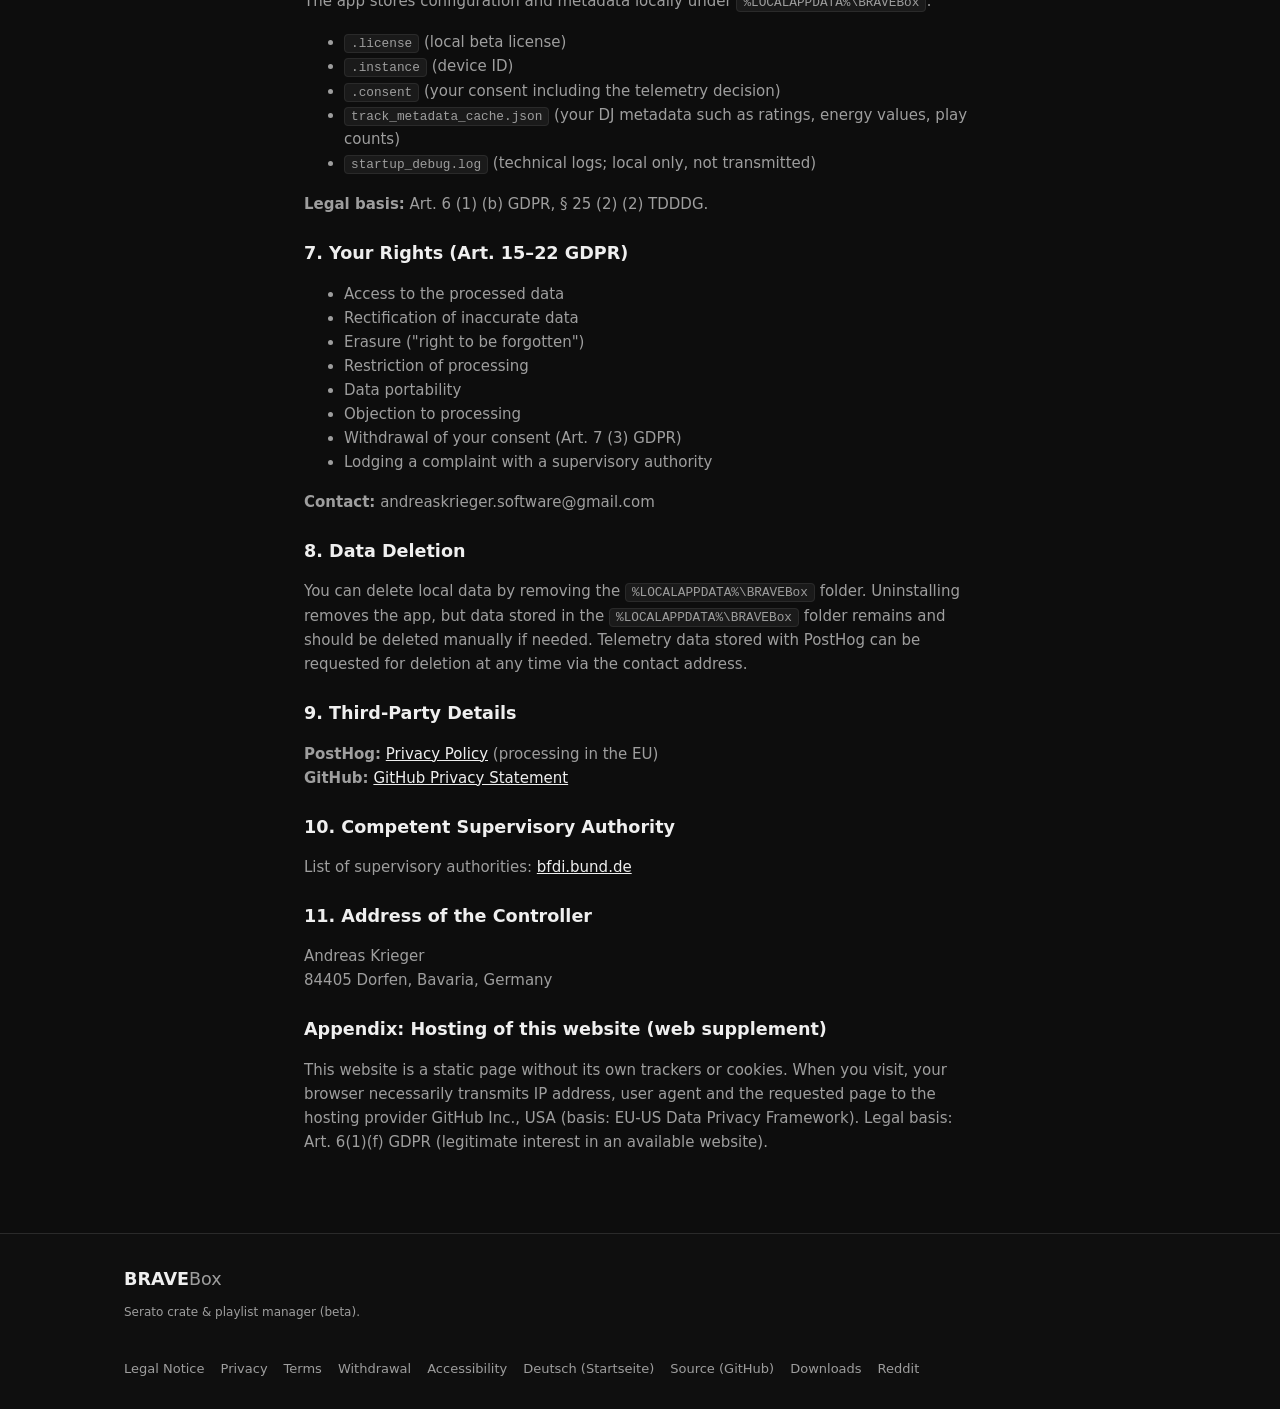
<file: en/privacy.html>
<!DOCTYPE html>
<html lang="en">
<head>
  <meta charset="utf-8">
  <meta name="viewport" content="width=device-width, initial-scale=1">
  <title>Privacy Policy — BRAVE Box</title>
  <meta name="description" content="BRAVE Box privacy policy (app and website).">
  <meta http-equiv="Content-Security-Policy" content="default-src 'self'; img-src 'self'; style-src 'self'; script-src 'self'">
  <meta property="og:title" content="Privacy Policy — BRAVE Box">
  <meta property="og:description" content="BRAVE Box privacy policy (app and website).">
  <meta property="og:type" content="website">
  <meta property="og:image" content="https://andreaskrieger.github.io/bravebox-website/assets/screenshots/en-00-hero.png">
  <meta name="twitter:card" content="summary">
  <link rel="canonical" href="https://andreaskrieger.github.io/bravebox-website/en/privacy.html">
  <link rel="alternate" hreflang="de" href="../datenschutz.html">
  <link rel="icon" type="image/png" sizes="32x32" href="../assets/favicon-32.png">
  <link rel="icon" type="image/x-icon" href="../assets/favicon.ico">
  <link rel="apple-touch-icon" href="../assets/favicon-180.png">
  <link rel="stylesheet" href="../styles.css">
</head>
<body class="app-surface">
<header class="top-app-bar">
  <div class="top-app-bar-inner">
    <a class="brand" href="./index.html" aria-label="BRAVE Box home">
      <img src="../assets/logo.svg" alt="BRAVE Box logo" width="120" height="46">
    </a>
    <button class="nav-toggle" aria-expanded="false" aria-label="Open navigation">Menu</button>
    <nav class="nav-links" aria-label="Main navigation">
      <a href="./index.html#features">Features</a>
      <a href="./index.html#how">How it works</a>
      <a href="./index.html#pricing">Pricing</a>
      <a href="./index.html#faq">FAQ</a>
      <a href="../index.html">Deutsch</a>
      <a href="https://github.com/AndreasKrieger/BraveBox-Releases/releases/latest/download/BRAVEBox-win-Setup.exe">Download</a>
    </nav>
  </div>
</header>

<main class="page page-narrow">
  <div class="legal-body">
<h1 class="text-headline">Privacy Policy</h1>
<p><em>Last updated: August 9, 2026</em></p>

<h3>1. Controller</h3>
<p>Andreas Krieger<br />
Email: andreaskrieger.software@gmail.com<br />
Address see section 11.</p>

<h3>2. Overview of Data Processing</h3>
<p><strong>Local (no transmission):</strong> Your music files, DJ libraries, and user-specific settings (such as ratings, energy values, and play counts) are processed exclusively on your device and are not transmitted to external servers.</p>
<p><strong>Transmitted (with your consent only):</strong> Anonymous usage and error data (telemetry) used solely to improve the software, as well as voluntary feedback messages. Details in section 3.</p>

<h3>3. Telemetry and Error Analysis (with your consent only)</h3>
<p>If you enable the separate, voluntary opt-in for telemetry in the consent dialog, the app sends anonymous usage data to PostHog Inc. (PostHog Cloud EU, servers in the EU).</p>
<p>The following data is transmitted:</p>
<ul>
  <li>Application events (app start, used features, completed conversions, number of converted tracks)</li>
  <li>Error and crash reports (error type and sanitized stack traces; local paths, usernames, and line numbers are removed before transmission)</li>
  <li>Technical information: app version, operating system, language setting</li>
  <li>A random session identifier (no inference about your identity)</li>
  <li>A country code derived server-side from your IP address (coarse geographic assignment). Your IP address is <strong>not stored</strong>; it is used only for this assignment and then discarded.</li>
</ul>
<p><strong>Legal basis:</strong> Your consent (Art. 6 (1) (a) GDPR, § 25 (1) TDDDG). You can withdraw your consent at any time in the settings; after withdrawal, no further telemetry data is sent.</p>
<p><strong>Recipient:</strong> PostHog Inc. (processing on EU servers). <a href="https://posthog.com/privacy" target="_blank" rel="noopener">PostHog Privacy Policy</a>.</p>
<p><strong>Retention period:</strong> Event data is stored for as long as it is required for the evaluation and is then deleted automatically, no later than 12 months after collection.</p>

<h3>4. Feedback (voluntary)</h3>
<p>You can send us messages via the feedback form and optionally provide an email address for replies. Your message is sanitized (local paths and usernames are removed) and transmitted via PostHog.</p>
<p><strong>Legal basis:</strong> Your consent (Art. 6 (1) (a) GDPR). Responding to your message is based on Art. 6 (1) (b) or (f) GDPR.</p>

<h3>5. Software Updates (GitHub Releases)</h3>
<p>The app automatically checks for updates and downloads them via GitHub Releases. Your IP address, client identifier (user agent), and the current app version are transmitted to GitHub Inc. (USA).</p>
<p><strong>Legal basis:</strong> Art. 6 (1) (f) GDPR (legitimate interest in secure and up-to-date software).<br />
<strong>Recipient:</strong> GitHub Inc., USA (transfer based on the EU-US Data Privacy Framework, subsidiarily the EU Standard Contractual Clauses).</p>

<h3>6. Local Storage</h3>
<p>The app stores configuration and metadata locally under <code>%LOCALAPPDATA%\BRAVEBox</code>:</p>
<ul>
  <li><code>.license</code> (local beta license)</li>
  <li><code>.instance</code> (device ID)</li>
  <li><code>.consent</code> (your consent including the telemetry decision)</li>
  <li><code>track_metadata_cache.json</code> (your DJ metadata such as ratings, energy values, play counts)</li>
  <li><code>startup_debug.log</code> (technical logs; local only, not transmitted)</li>
</ul>
<p><strong>Legal basis:</strong> Art. 6 (1) (b) GDPR, § 25 (2) (2) TDDDG.</p>

<h3>7. Your Rights (Art. 15–22 GDPR)</h3>
<ul>
  <li>Access to the processed data</li>
  <li>Rectification of inaccurate data</li>
  <li>Erasure ("right to be forgotten")</li>
  <li>Restriction of processing</li>
  <li>Data portability</li>
  <li>Objection to processing</li>
  <li>Withdrawal of your consent (Art. 7 (3) GDPR)</li>
  <li>Lodging a complaint with a supervisory authority</li>
</ul>
<p><strong>Contact:</strong> andreaskrieger.software@gmail.com</p>

<h3>8. Data Deletion</h3>
<p>You can delete local data by removing the <code>%LOCALAPPDATA%\BRAVEBox</code> folder. Uninstalling removes the app, but data stored in the <code>%LOCALAPPDATA%\BRAVEBox</code> folder remains and should be deleted manually if needed. Telemetry data stored with PostHog can be requested for deletion at any time via the contact address.</p>

<h3>9. Third-Party Details</h3>
<p><strong>PostHog:</strong> <a href="https://posthog.com/privacy" target="_blank" rel="noopener">Privacy Policy</a> (processing in the EU)<br />
<strong>GitHub:</strong> <a href="https://docs.github.com/en/site-policy/privacy-policies/github-general-privacy-statement" target="_blank" rel="noopener">GitHub Privacy Statement</a></p>

<h3>10. Competent Supervisory Authority</h3>
<p>List of supervisory authorities: <a href="https://www.bfdi.bund.de/DE/Service/Anschriften/Laender/Laender-node.html" target="_blank" rel="noopener">bfdi.bund.de</a></p>

<h3>11. Address of the Controller</h3>
<p>Andreas Krieger<br />
84405 Dorfen, Bavaria, Germany</p>
<!-- WEB-ONLY-START -->
<h3>Appendix: Hosting of this website (web supplement)</h3>
<p>This website is a static page without its own trackers or cookies. When you visit, your browser necessarily transmits IP address, user agent and the requested page to the hosting provider GitHub Inc., USA (basis: EU-US Data Privacy Framework). Legal basis: Art. 6(1)(f) GDPR (legitimate interest in an available website).</p>
<!-- WEB-ONLY-END -->
</div>
</main>

<footer>
  <div class="footer-inner">
    <div>
      <span class="brand-wordmark">BRAVE<span class="box">Box</span></span>
      <p class="text-caption">Serato crate &amp; playlist manager (beta).</p>
    </div>
    <ul class="footer-links">
      <li><a href="./legal-notice.html">Legal Notice</a></li>
      <li><a href="./privacy.html">Privacy</a></li>
      <li><a href="./terms.html">Terms</a></li>
      <li><a href="./withdrawal.html">Withdrawal</a></li>
      <li><a href="./accessibility.html">Accessibility</a></li>
      <li><a href="../index.html">Deutsch (Startseite)</a></li>
      <li><a href="https://github.com/AndreasKrieger/DJBox">Source (GitHub)</a></li>
      <li><a href="https://github.com/AndreasKrieger/BraveBox-Releases/releases/latest">Downloads</a></li>
      <li><a href="https://www.reddit.com/r/BRAVEBOX/">Reddit</a></li>
    </ul>
  </div>
</footer>
<script src="../app.js"></script>
</body>
</html>
</file>
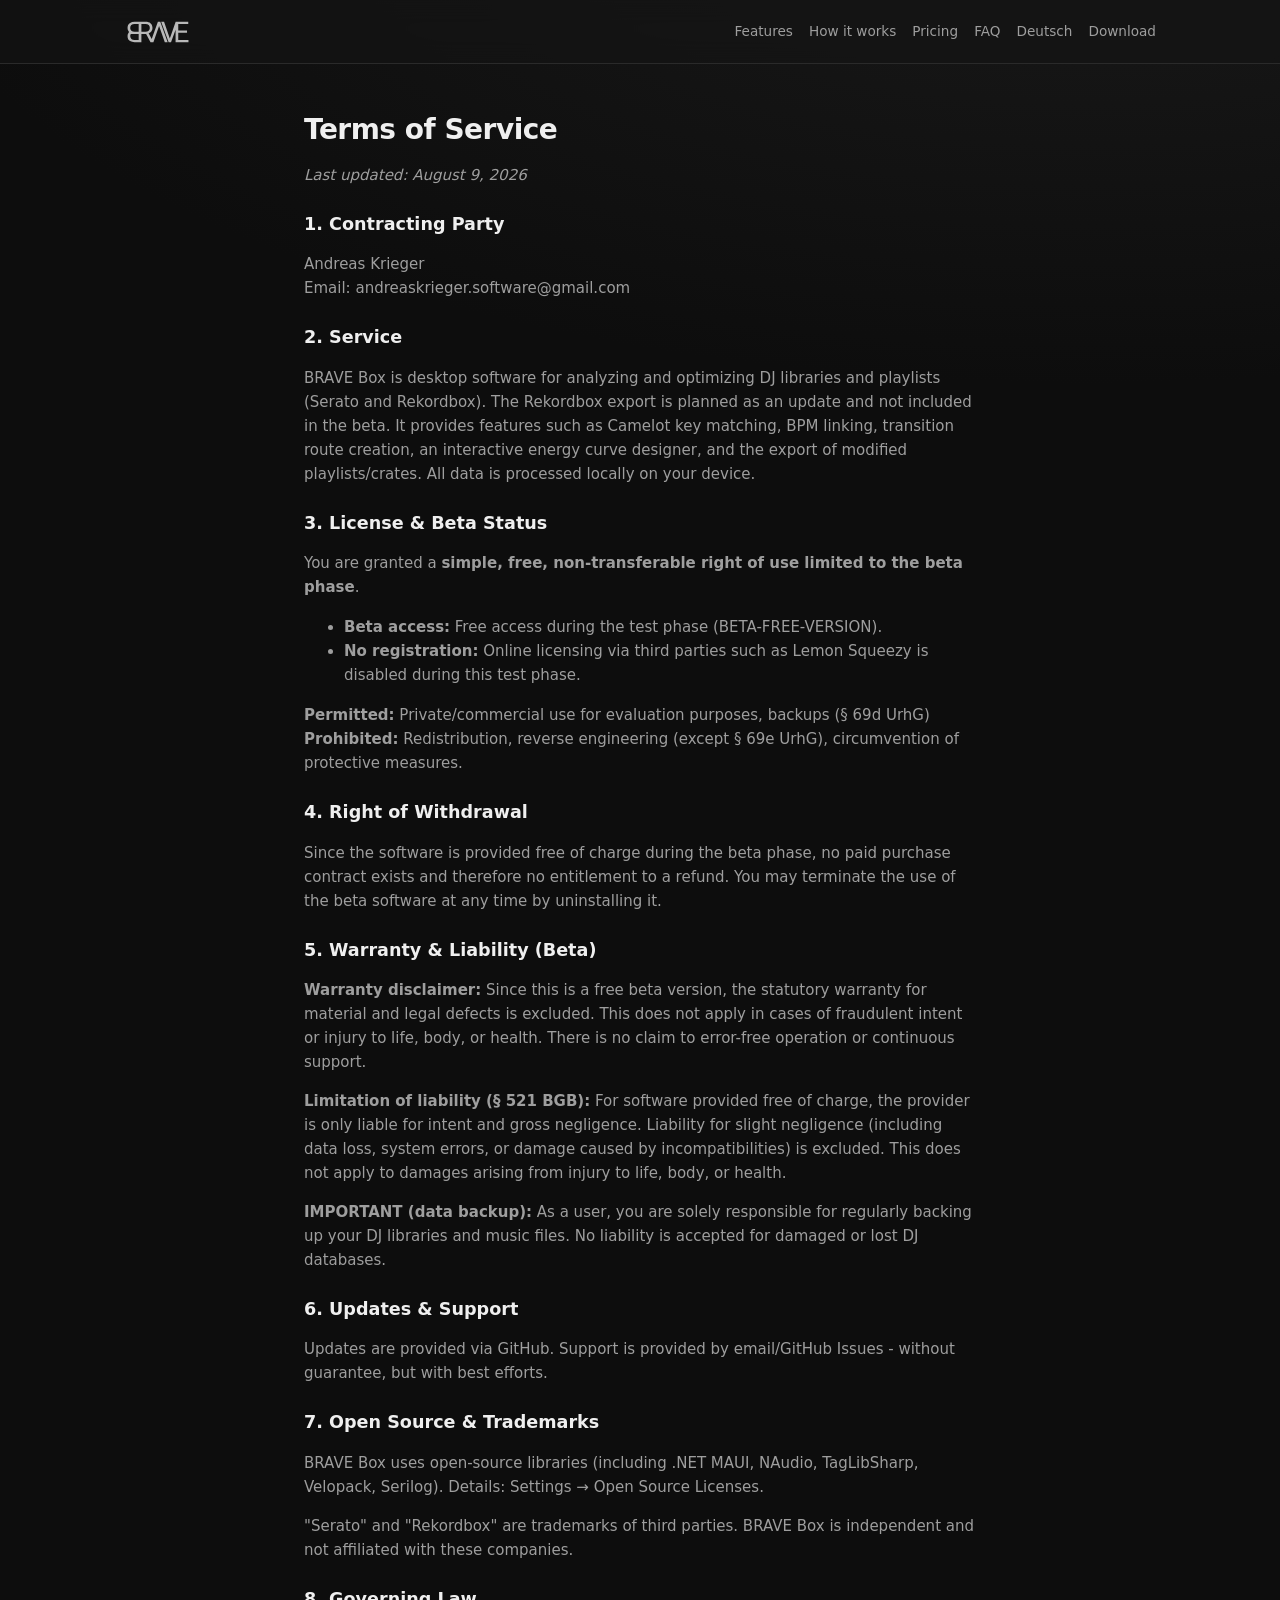
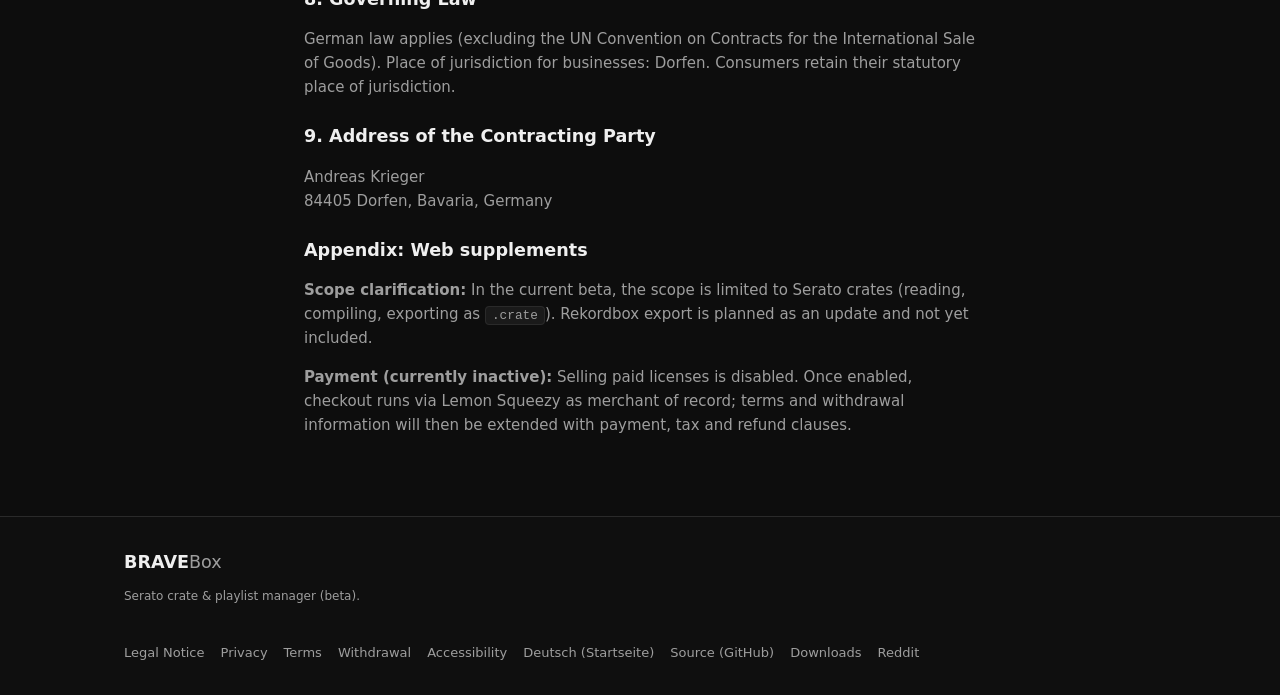
<file: en/terms.html>
<!DOCTYPE html>
<html lang="en">
<head>
  <meta charset="utf-8">
  <meta name="viewport" content="width=device-width, initial-scale=1">
  <title>Terms of Service — BRAVE Box</title>
  <meta name="description" content="BRAVE Box beta terms of service.">
  <meta http-equiv="Content-Security-Policy" content="default-src 'self'; img-src 'self'; style-src 'self'; script-src 'self'">
  <meta property="og:title" content="Terms of Service — BRAVE Box">
  <meta property="og:description" content="BRAVE Box beta terms of service.">
  <meta property="og:type" content="website">
  <meta property="og:image" content="https://andreaskrieger.github.io/bravebox-website/assets/screenshots/en-00-hero.png">
  <meta name="twitter:card" content="summary">
  <link rel="canonical" href="https://andreaskrieger.github.io/bravebox-website/en/terms.html">
  <link rel="alternate" hreflang="de" href="../agb.html">
  <link rel="icon" type="image/png" sizes="32x32" href="../assets/favicon-32.png">
  <link rel="icon" type="image/x-icon" href="../assets/favicon.ico">
  <link rel="apple-touch-icon" href="../assets/favicon-180.png">
  <link rel="stylesheet" href="../styles.css">
</head>
<body class="app-surface">
<header class="top-app-bar">
  <div class="top-app-bar-inner">
    <a class="brand" href="./index.html" aria-label="BRAVE Box home">
      <img src="../assets/logo.svg" alt="BRAVE Box logo" width="120" height="46">
    </a>
    <button class="nav-toggle" aria-expanded="false" aria-label="Open navigation">Menu</button>
    <nav class="nav-links" aria-label="Main navigation">
      <a href="./index.html#features">Features</a>
      <a href="./index.html#how">How it works</a>
      <a href="./index.html#pricing">Pricing</a>
      <a href="./index.html#faq">FAQ</a>
      <a href="../index.html">Deutsch</a>
      <a href="https://github.com/AndreasKrieger/BraveBox-Releases/releases/latest/download/BRAVEBox-win-Setup.exe">Download</a>
    </nav>
  </div>
</header>

<main class="page page-narrow">
  <div class="legal-body">
<h1 class="text-headline">Terms of Service</h1>
<p><em>Last updated: August 9, 2026</em></p>

<h3>1. Contracting Party</h3>
<p>Andreas Krieger<br />
Email: andreaskrieger.software@gmail.com</p>

<h3>2. Service</h3>
<p>BRAVE Box is desktop software for analyzing and optimizing DJ libraries and playlists (Serato and Rekordbox). The Rekordbox export is planned as an update and not included in the beta. It provides features such as Camelot key matching, BPM linking, transition route creation, an interactive energy curve designer, and the export of modified playlists/crates. All data is processed locally on your device.</p>

<h3>3. License & Beta Status</h3>
<p>You are granted a <strong>simple, free, non-transferable right of use limited to the beta phase</strong>.</p>
<ul>
  <li><strong>Beta access:</strong> Free access during the test phase (BETA-FREE-VERSION).</li>
  <li><strong>No registration:</strong> Online licensing via third parties such as Lemon Squeezy is disabled during this test phase.</li>
</ul>
<p><strong>Permitted:</strong> Private/commercial use for evaluation purposes, backups (§ 69d UrhG)<br />
<strong>Prohibited:</strong> Redistribution, reverse engineering (except § 69e UrhG), circumvention of protective measures.</p>

<h3>4. Right of Withdrawal</h3>
<p>Since the software is provided free of charge during the beta phase, no paid purchase contract exists and therefore no entitlement to a refund. You may terminate the use of the beta software at any time by uninstalling it.</p>

<h3>5. Warranty & Liability (Beta)</h3>
<p><strong>Warranty disclaimer:</strong> Since this is a free beta version, the statutory warranty for material and legal defects is excluded. This does not apply in cases of fraudulent intent or injury to life, body, or health. There is no claim to error-free operation or continuous support.</p>
<p><strong>Limitation of liability (§ 521 BGB):</strong> For software provided free of charge, the provider is only liable for intent and gross negligence. Liability for slight negligence (including data loss, system errors, or damage caused by incompatibilities) is excluded. This does not apply to damages arising from injury to life, body, or health.</p>
<p><strong>IMPORTANT (data backup):</strong> As a user, you are solely responsible for regularly backing up your DJ libraries and music files. No liability is accepted for damaged or lost DJ databases.</p>

<h3>6. Updates & Support</h3>
<p>Updates are provided via GitHub. Support is provided by email/GitHub Issues - without guarantee, but with best efforts.</p>

<h3>7. Open Source & Trademarks</h3>
<p>BRAVE Box uses open-source libraries (including .NET MAUI, NAudio, TagLibSharp, Velopack, Serilog). Details: Settings → Open Source Licenses.</p>
<p>"Serato" and "Rekordbox" are trademarks of third parties. BRAVE Box is independent and not affiliated with these companies.</p>

<h3>8. Governing Law</h3>
<p>German law applies (excluding the UN Convention on Contracts for the International Sale of Goods). Place of jurisdiction for businesses: Dorfen. Consumers retain their statutory place of jurisdiction.</p>

<h3>9. Address of the Contracting Party</h3>
<p>Andreas Krieger<br />
84405 Dorfen, Bavaria, Germany</p>
<!-- WEB-ONLY-START -->
<h3>Appendix: Web supplements</h3>
<p><strong>Scope clarification:</strong> In the current beta, the scope is limited to Serato crates (reading, compiling, exporting as <code>.crate</code>). Rekordbox export is planned as an update and not yet included.</p>
<p><strong>Payment (currently inactive):</strong> Selling paid licenses is disabled. Once enabled, checkout runs via Lemon Squeezy as merchant of record; terms and withdrawal information will then be extended with payment, tax and refund clauses.</p>
<!-- WEB-ONLY-END -->
</div>
</main>

<footer>
  <div class="footer-inner">
    <div>
      <span class="brand-wordmark">BRAVE<span class="box">Box</span></span>
      <p class="text-caption">Serato crate &amp; playlist manager (beta).</p>
    </div>
    <ul class="footer-links">
      <li><a href="./legal-notice.html">Legal Notice</a></li>
      <li><a href="./privacy.html">Privacy</a></li>
      <li><a href="./terms.html">Terms</a></li>
      <li><a href="./withdrawal.html">Withdrawal</a></li>
      <li><a href="./accessibility.html">Accessibility</a></li>
      <li><a href="../index.html">Deutsch (Startseite)</a></li>
      <li><a href="https://github.com/AndreasKrieger/DJBox">Source (GitHub)</a></li>
      <li><a href="https://github.com/AndreasKrieger/BraveBox-Releases/releases/latest">Downloads</a></li>
      <li><a href="https://www.reddit.com/r/BRAVEBOX/">Reddit</a></li>
    </ul>
  </div>
</footer>
<script src="../app.js"></script>
</body>
</html>
</file>
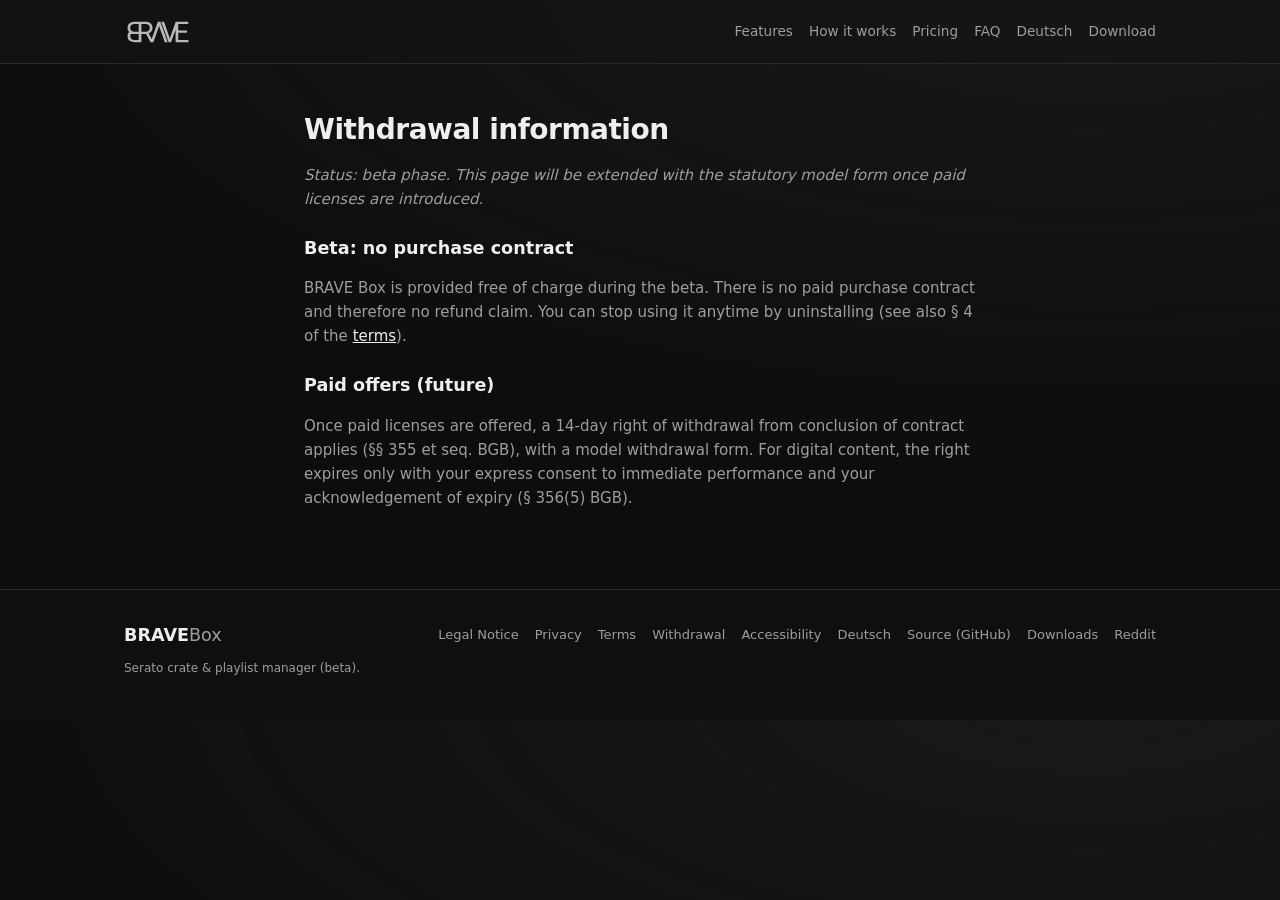
<file: en/withdrawal.html>
<!DOCTYPE html>
<html lang="en">
<head>
  <meta charset="utf-8">
  <meta name="viewport" content="width=device-width, initial-scale=1">
  <title>Withdrawal information — BRAVE Box</title>
  <meta name="description" content="BRAVE Box withdrawal information: beta is free of charge, no purchase contract.">
  <meta http-equiv="Content-Security-Policy" content="default-src 'self'; img-src 'self'; style-src 'self'; script-src 'self'">
  <meta property="og:title" content="Withdrawal information — BRAVE Box">
  <meta property="og:description" content="BRAVE Box withdrawal information: beta is free of charge, no purchase contract.">
  <meta property="og:type" content="website">
  <meta property="og:image" content="https://andreaskrieger.github.io/bravebox-website/assets/screenshots/en-00-hero.png">
  <meta name="twitter:card" content="summary">
  <link rel="canonical" href="https://andreaskrieger.github.io/bravebox-website/en/withdrawal.html">
  <link rel="alternate" hreflang="de" href="../widerruf.html">
  <link rel="icon" type="image/png" sizes="32x32" href="../assets/favicon-32.png">
  <link rel="icon" type="image/x-icon" href="../assets/favicon.ico">
  <link rel="apple-touch-icon" href="../assets/favicon-180.png">
  <link rel="stylesheet" href="../styles.css">
</head>
<body class="app-surface">
<header class="top-app-bar">
  <div class="top-app-bar-inner">
    <a class="brand" href="./index.html" aria-label="BRAVE Box home">
      <img src="../assets/logo.svg" alt="BRAVE Box logo" width="120" height="46">
    </a>
    <button class="nav-toggle" aria-expanded="false" aria-label="Open navigation">Menu</button>
    <nav class="nav-links" aria-label="Main navigation">
      <a href="./index.html#features">Features</a>
      <a href="./index.html#how">How it works</a>
      <a href="./index.html#pricing">Pricing</a>
      <a href="./index.html#faq">FAQ</a>
      <a href="../index.html">Deutsch</a>
      <a href="https://github.com/AndreasKrieger/BraveBox-Releases/releases/latest">Download</a>
    </nav>
  </div>
</header>

<main class="page page-narrow">
  <div class="legal-body">
<h1 class="text-headline">Withdrawal information</h1>
<p><em>Status: beta phase. This page will be extended with the statutory model form once paid licenses are introduced.</em></p>
<h3>Beta: no purchase contract</h3>
<p>BRAVE Box is provided free of charge during the beta. There is no paid purchase contract and therefore no refund claim. You can stop using it anytime by uninstalling (see also § 4 of the <a href="./terms.html">terms</a>).</p>
<h3>Paid offers (future)</h3>
<p>Once paid licenses are offered, a 14-day right of withdrawal from conclusion of contract applies (§§ 355 et seq. BGB), with a model withdrawal form. For digital content, the right expires only with your express consent to immediate performance and your acknowledgement of expiry (§ 356(5) BGB).</p>
  </div>
</main>

<footer>
  <div class="footer-inner">
    <div>
      <span class="brand-wordmark">BRAVE<span class="box">Box</span></span>
      <p class="text-caption">Serato crate &amp; playlist manager (beta).</p>
    </div>
    <ul class="footer-links">
      <li><a href="./legal-notice.html">Legal Notice</a></li>
      <li><a href="./privacy.html">Privacy</a></li>
      <li><a href="./terms.html">Terms</a></li>
      <li><a href="./withdrawal.html">Withdrawal</a></li>
      <li><a href="./accessibility.html">Accessibility</a></li>
      <li><a href="../index.html">Deutsch</a></li>
      <li><a href="https://github.com/AndreasKrieger/DJBox">Source (GitHub)</a></li>
      <li><a href="https://github.com/AndreasKrieger/BraveBox-Releases/releases/latest">Downloads</a></li>
      <li><a href="https://www.reddit.com/r/BRAVEBOX/">Reddit</a></li>
    </ul>
  </div>
</footer>
<script src="../app.js"></script>
</body>
</html>
</file>
<file: styles.css>
/* BRAVE Box Website — Designsystem 1:1 aus der App (SeratoToRekordbox/wwwroot/css/).
 * :root-Tokens unverändert aus tokens.css übernommen. Fonts: System-Stack als
 * bewusste Abweichung (Inter liegt im Repo nicht als Datei vor, CDN verboten). */

:root {
    --md-sys-color-background: #0D0D0D;
    --md-sys-color-surface: #141414;
    --md-sys-color-surface-container-lowest: #0F0F0F;
    --md-sys-color-surface-container-low: #1A1A1A;
    --md-sys-color-surface-container: #1E1E1E;
    --md-sys-color-surface-container-high: #252525;
    --md-sys-color-surface-container-highest: #2D2D2D;

    --md-sys-color-primary: #F5F5F5;
    --md-sys-color-on-primary: #000000;
    --md-sys-color-primary-container: #2C2C2C;
    --md-sys-color-on-primary-container: #E8E8E8;

    --md-sys-color-secondary: #A0A0A0;
    --md-sys-color-on-secondary: #1A1A1A;
    --md-sys-color-secondary-container: #2A2A2A;
    --md-sys-color-on-secondary-container: #D4D4D4;

    --md-sys-color-tertiary: #8B8B8B;
    --md-sys-color-on-tertiary: #FFFFFF;

    --md-sys-color-on-surface: #EFEFEF;
    --md-sys-color-on-surface-variant: #9E9E9E;
    --md-sys-color-on-background: #EFEFEF;

    --md-sys-color-outline: #3D3D3D;
    --md-sys-color-outline-variant: #2A2A2A;

    --md-sys-color-error: #FFB4AB;
    --md-sys-color-error-text: #FF5252;

    --color-success: #4CAF50;
    --color-success-container: #1B5E20;
    --color-warning: #FFC107;
    --color-on-warning: #000000;

    --font-sans: -apple-system, BlinkMacSystemFont, 'Segoe UI', system-ui, sans-serif;
    --font-mono: 'SF Mono', 'Consolas', 'Monaco', monospace;

    --shape-xs: 4px;
    --shape-sm: 8px;
    --shape-md: 12px;
    --shape-lg: 16px;
    --shape-xl: 20px;
    --shape-full: 9999px;

    --spacing-xs: 4px;
    --spacing-sm: 8px;
    --spacing-md: 16px;
    --spacing-lg: 24px;
    --spacing-xl: 32px;
    --spacing-2xl: 48px;
    --spacing-3xl: 64px;

    --elevation-1: 0 1px 3px rgba(0, 0, 0, .3);
    --elevation-2: 0 2px 12px rgba(0, 0, 0, .3);
    --elevation-3: 0 8px 24px rgba(0, 0, 0, .4);

    --content-max: 1080px;
    --content-narrow: 720px;
}

*, *::before, *::after { box-sizing: border-box; }

html {
    scroll-behavior: smooth;
}

body {
    margin: 0;
    font-family: var(--font-sans);
    background-color: var(--md-sys-color-background);
    color: var(--md-sys-color-on-surface);
    -webkit-font-smoothing: antialiased;
    -moz-osx-font-smoothing: grayscale;
    line-height: 1.5;
}

body.app-surface {
    background:
        radial-gradient(1200px 500px at 85% -5%, rgba(44, 44, 44, .4), transparent),
        var(--md-sys-color-background);
}

:focus-visible {
    outline: 2px solid var(--md-sys-color-primary);
    outline-offset: 2px;
}
/* Fallback für Browser ohne :focus-visible-Unterstützung (identische Darstellung). */
a:focus, button:focus, summary:focus {
    outline: 2px solid var(--md-sys-color-primary);
    outline-offset: 2px;
}

a { color: var(--md-sys-color-on-surface); }
a:hover { color: var(--md-sys-color-primary); }

code {
    font-family: var(--font-mono);
    font-size: .85em;
    background: var(--md-sys-color-surface-container-low);
    border: 1px solid var(--md-sys-color-outline-variant);
    border-radius: var(--shape-xs);
    padding: 1px 6px;
}

/* --- Typografie (Skala aus base.css) --- */
.text-display {
    font-size: 3rem;
    line-height: 3.5rem;
    font-weight: 600;
    letter-spacing: -.5px;
    margin: 0;
}
.text-headline {
    font-size: 1.75rem;
    line-height: 2.25rem;
    font-weight: 600;
    letter-spacing: -.5px;
    margin: 0;
}
.text-title {
    font-size: 1.25rem;
    line-height: 1.75rem;
    font-weight: 600;
    margin: 0;
}
.text-body {
    font-size: .9375rem;
    line-height: 1.375rem;
    color: var(--md-sys-color-on-surface-variant);
}
.text-label {
    font-size: .8125rem;
    line-height: 1.25rem;
    font-weight: 500;
}
.text-caption {
    font-size: .75rem;
    line-height: 1rem;
    color: var(--md-sys-color-on-surface-variant);
}

/* --- Layout --- */
.top-app-bar {
    position: sticky;
    top: 0;
    z-index: 50;
    height: 64px;
    display: flex;
    align-items: center;
    background: rgba(20, 20, 20, .65);
    backdrop-filter: blur(12px);
    -webkit-backdrop-filter: blur(12px);
    border-bottom: 1px solid var(--md-sys-color-outline-variant);
}
.top-app-bar-inner {
    width: 100%;
    max-width: var(--content-max);
    margin: 0 auto;
    padding: 0 var(--spacing-lg);
    display: flex;
    align-items: center;
    gap: var(--spacing-lg);
}
.brand {
    display: flex;
    align-items: center;
    gap: var(--spacing-sm);
    text-decoration: none;
    margin-right: auto;
}
.brand img { height: 26px; width: auto; display: block; }
.brand-wordmark { font-size: 1.1rem; font-weight: 600; }
.brand-wordmark .box { font-weight: 400; color: var(--md-sys-color-on-surface-variant); }
.nav-links { display: flex; gap: var(--spacing-md); align-items: center; }
.nav-links a {
    text-decoration: none;
    font-size: .85rem;
    font-weight: 500;
    color: var(--md-sys-color-on-surface-variant);
}
.nav-links a:hover { color: var(--md-sys-color-primary); }
.nav-toggle {
    display: none;
    background: transparent;
    border: 1px solid var(--md-sys-color-outline);
    border-radius: var(--shape-sm);
    color: var(--md-sys-color-on-surface);
    font-size: 1.2rem;
    line-height: 1;
    padding: var(--spacing-xs) var(--spacing-sm);
    cursor: pointer;
}

main { display: block; }
.page {
    max-width: var(--content-max);
    margin: 0 auto;
    padding: var(--spacing-2xl) var(--spacing-lg) var(--spacing-3xl);
}
.page-narrow { max-width: var(--content-narrow); }
section { margin-bottom: var(--spacing-3xl); }
section:last-child { margin-bottom: 0; }

/* --- Buttons (.m3-button) --- */
.m3-button {
    position: relative;
    display: inline-flex;
    align-items: center;
    justify-content: center;
    min-height: 52px;
    padding: 0 var(--spacing-lg);
    border-radius: var(--shape-lg);
    font-size: .9375rem;
    font-weight: 600;
    text-decoration: none;
    border: 1px solid transparent;
    cursor: pointer;
    transition: background-color .2s ease-out, border-color .2s ease-out;
    overflow: hidden;
}
.m3-button.filled {
    background: var(--md-sys-color-primary);
    color: var(--md-sys-color-on-primary);
    box-shadow: var(--elevation-1);
}
.m3-button.filled:hover { background: #fff; color: #000; }
.m3-button.outlined {
    background: transparent;
    border-color: var(--md-sys-color-outline);
    color: var(--md-sys-color-on-surface);
}
.m3-button.outlined:hover { border-color: var(--md-sys-color-primary); }
.m3-button.compact { min-height: 40px; font-size: .8125rem; padding: 0 var(--spacing-md); }
.button-row { display: flex; gap: var(--spacing-md); flex-wrap: wrap; align-items: center; }

/* --- Cards (.m3-card) --- */
.m3-card {
    background: var(--md-sys-color-surface-container);
    border: 1px solid var(--md-sys-color-outline-variant);
    border-radius: var(--shape-xl);
    padding: var(--spacing-xl);
}
.m3-card.elevated { box-shadow: var(--elevation-2); }
.card-grid {
    display: grid;
    grid-template-columns: repeat(auto-fit, minmax(280px, 1fr));
    gap: var(--spacing-md);
}
.card-grid .m3-card h3 { margin: 0 0 var(--spacing-sm); font-size: 1.05rem; }
.card-grid .m3-card p { margin: 0; }

/* --- Chips / Badges (.m3-chip) --- */
.m3-chip {
    display: inline-flex;
    align-items: center;
    height: 24px;
    padding: 0 12px;
    border-radius: var(--shape-full);
    background: var(--md-sys-color-surface-container-high);
    border: 1px solid var(--md-sys-color-outline-variant);
    font-size: .75rem;
    font-weight: 600;
    color: var(--md-sys-color-on-surface-variant);
    white-space: nowrap;
}
.chip-row { display: flex; gap: var(--spacing-sm); flex-wrap: wrap; margin-bottom: var(--spacing-md); }

/* --- Hero --- */
.hero {
    display: grid;
    grid-template-columns: 1.05fr .95fr;
    gap: var(--spacing-2xl);
    align-items: center;
    padding: var(--spacing-2xl) 0;
}
.hero p.lead {
    font-size: 1.1rem;
    line-height: 1.6;
    color: var(--md-sys-color-on-surface-variant);
}
.hero-shot {
    border: 1px solid var(--md-sys-color-outline-variant);
    border-radius: var(--shape-xl);
    overflow: hidden;
    box-shadow: var(--elevation-3);
    background: var(--md-sys-color-surface-container-lowest);
}
.hero-shot img { display: block; width: 100%; height: auto; }
figcaption, .shot-caption {
    font-size: .75rem;
    color: var(--md-sys-color-on-surface-variant);
    padding: var(--spacing-sm) var(--spacing-md);
}

/* --- Schritte --- */
.steps {
    display: grid;
    grid-template-columns: repeat(3, 1fr);
    gap: var(--spacing-md);
    counter-reset: step;
    list-style: none;
    margin: var(--spacing-lg) 0 0;
    padding: 0;
}
.steps li {
    background: var(--md-sys-color-surface-container);
    border: 1px solid var(--md-sys-color-outline-variant);
    border-radius: var(--shape-xl);
    padding: var(--spacing-xl);
}
.steps .step-no {
    display: inline-flex;
    align-items: center;
    justify-content: center;
    width: 36px;
    height: 36px;
    border-radius: var(--shape-full);
    background: var(--md-sys-color-primary);
    color: var(--md-sys-color-on-primary);
    font-weight: 700;
    margin-bottom: var(--spacing-md);
}

/* --- Galerie --- */
.gallery { display: grid; gap: var(--spacing-md); }
.gallery figure { margin: 0; }
.gallery img {
    display: block;
    width: 100%;
    height: auto;
    border: 1px solid var(--md-sys-color-outline-variant);
    border-radius: var(--shape-lg);
}

/* --- FAQ --- */
.faq details {
    border: 1px solid var(--md-sys-color-outline-variant);
    border-radius: var(--shape-md);
    background: var(--md-sys-color-surface-container);
    margin-bottom: var(--spacing-sm);
    padding: 0 var(--spacing-md);
}
.faq summary {
    cursor: pointer;
    padding: var(--spacing-md) 0;
    font-weight: 600;
    list-style: none;
    display: flex;
    justify-content: space-between;
    align-items: center;
    gap: var(--spacing-md);
}
.faq summary::-webkit-details-marker { display: none; }
.faq summary::after { content: '+'; color: var(--md-sys-color-on-surface-variant); font-size: 1.2rem; }
.faq details[open] summary::after { content: '–'; }
.faq .answer { padding: 0 0 var(--spacing-md); color: var(--md-sys-color-on-surface-variant); }
.faq .answer p { margin: 0 0 var(--spacing-sm); }

/* --- Download-Box / Hinweis --- */
.dl-box {
    text-align: center;
    padding: var(--spacing-2xl);
}
.dl-box .button-row { justify-content: center; margin: var(--spacing-lg) 0 var(--spacing-md); }
.notice {
    border: 1px solid var(--md-sys-color-outline);
    border-left: 3px solid var(--color-warning);
    border-radius: var(--shape-sm);
    background: var(--md-sys-color-surface-container-low);
    padding: var(--spacing-md);
    font-size: .85rem;
    color: var(--md-sys-color-on-surface-variant);
}
.entwurf-banner {
    border: 1px solid var(--md-sys-color-outline);
    border-left: 3px solid var(--color-warning);
    border-radius: var(--shape-sm);
    background: var(--md-sys-color-surface-container-low);
    padding: var(--spacing-md);
    margin-bottom: var(--spacing-lg);
    font-size: .85rem;
}

/* --- Rechtstexte --- */
.legal-body h2 { font-size: 1.5rem; margin: var(--spacing-xl) 0 var(--spacing-sm); }
.legal-body h3 { font-size: 1.1rem; margin: var(--spacing-lg) 0 var(--spacing-sm); }
.legal-body p, .legal-body li { color: var(--md-sys-color-on-surface-variant); font-size: .9375rem; line-height: 1.6; }
.legal-body a { color: var(--md-sys-color-on-surface); }
.addr-gap {
    background: var(--md-sys-color-surface-container-high);
    border: 1px dashed var(--md-sys-color-outline);
    border-radius: var(--shape-sm);
    padding: var(--spacing-sm) var(--spacing-md);
    font-size: .85rem;
}

/* --- Footer --- */
footer {
    border-top: 1px solid var(--md-sys-color-outline-variant);
    background: var(--md-sys-color-surface-container-lowest);
}
.footer-inner {
    max-width: var(--content-max);
    margin: 0 auto;
    padding: var(--spacing-xl) var(--spacing-lg);
    display: flex;
    gap: var(--spacing-lg);
    flex-wrap: wrap;
    align-items: flex-start;
    justify-content: space-between;
}
.footer-links { display: flex; gap: var(--spacing-md); flex-wrap: wrap; list-style: none; margin: 0; padding: 0; }
.footer-links a {
    text-decoration: none;
    font-size: .8125rem;
    color: var(--md-sys-color-on-surface-variant);
}
.footer-links a:hover { color: var(--md-sys-color-primary); }

/* --- Utilities (keine Inline-Styles — CSP blockt style-Attribute) --- */
.mt-md { margin-top: var(--spacing-md); }
.mb-0 { margin-bottom: 0; }
.figure-plain { margin: 0; }
.center { text-align: center; }
.error-hero { padding-top: 96px; }
.row-center { justify-content: center; }

/* --- Tabellen (Preise/Fakten) --- */
.fact-table { width: 100%; border-collapse: collapse; font-size: .9rem; }
.fact-table th, .fact-table td {
    text-align: left;
    padding: var(--spacing-sm) var(--spacing-md);
    border-bottom: 1px solid var(--md-sys-color-outline-variant);
    color: var(--md-sys-color-on-surface-variant);
}
.fact-table th { color: var(--md-sys-color-on-surface); font-weight: 600; }

/* --- Responsiv (Breakpoints 840/600 wie layout.css) --- */
@media (max-width: 840px) {
    .hero { grid-template-columns: 1fr; }
    .steps { grid-template-columns: 1fr; }
    .nav-links { display: none; }
    .nav-links.open {
        display: flex;
        flex-direction: column;
        align-items: flex-start;
        position: absolute;
        top: 64px;
        left: 0;
        right: 0;
        background: var(--md-sys-color-surface-container-lowest);
        border-bottom: 1px solid var(--md-sys-color-outline-variant);
        padding: var(--spacing-md) var(--spacing-lg);
    }
    .nav-toggle { display: block; }
}
@media (max-width: 600px) {
    .text-display { font-size: 2.2rem; line-height: 2.6rem; }
    .m3-card { padding: var(--spacing-lg); }
}

@media (prefers-reduced-motion: reduce) {
    html { scroll-behavior: auto; }
    *, *::before, *::after { transition: none !important; }
}
</file>
